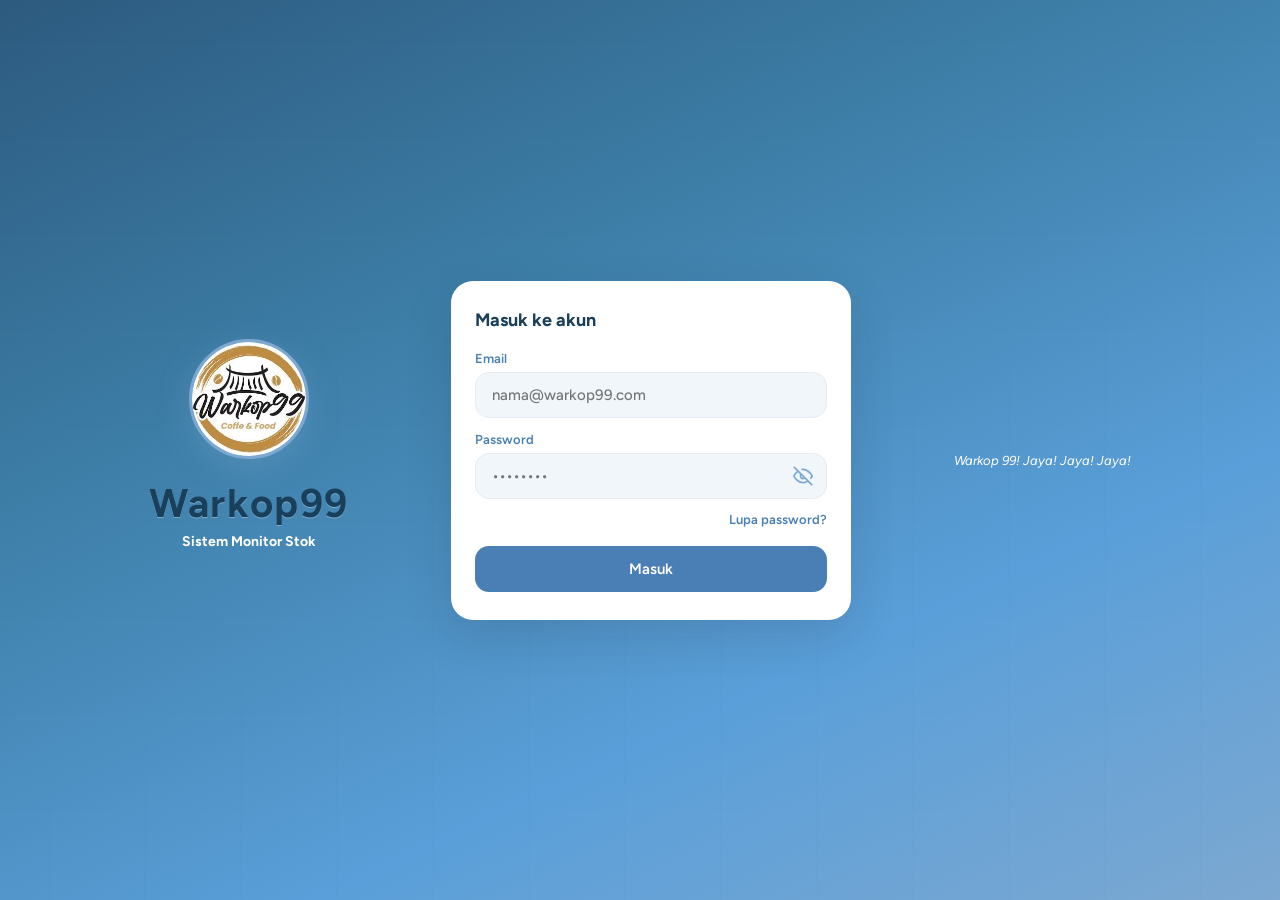
<file: frontend/index.html>
<!DOCTYPE html>
<html lang="id">
<head>
    <meta charset="UTF-8">
    <meta name="viewport" content="width=device-width, initial-scale=1.0, viewport-fit=cover">
    <title>Warkop 99 — Masuk</title>
    <link rel="icon" href="website_images/favico.ico" type="image/x-icon">
    <link rel="apple-touch-icon" href="website_images/favico.ico">
    <link rel="preconnect" href="https://fonts.googleapis.com">
    <link rel="preconnect" href="https://fonts.gstatic.com" crossorigin>
    <link href="https://fonts.googleapis.com/css2?family=Figtree:wght@400;500;600;700&display=swap" rel="stylesheet">
    <link rel="stylesheet" href="style.css">
    <script src="script.js" defer></script>
</head>
<body>
    <div class="app app--login">
        <div class="pattern-bg" aria-hidden="true"></div>
        <div class="login-brand">
            <img src="website_images/logo99.jpg" alt="Warkop 99" class="login-logo">
            <h1>Warkop99</h1>
            <p style="color: white; font-weight: bold;">Sistem Monitor Stok</p>
        </div>

        <div class="login-card">
            <h2>Masuk ke akun</h2>
            <form id="loginForm">
                <div class="field">
                    <label for="emailInput">Email</label>
                    <input type="email" id="emailInput" class="field__input" placeholder="nama@warkop99.com" required>
                </div>
                <div class="field">
                    <label for="passwordInput">Password</label>
                    <div class="field__wrap">
                        <input type="password" id="passwordInput" class="field__input field__input--icon" placeholder="••••••••" required>
                        <button type="button" class="field__toggle" id="togglePassword" aria-label="Tampilkan password">
                            <svg id="eyeSlashIcon" width="20" height="20" viewBox="0 0 24 24" fill="none" stroke="currentColor" stroke-width="2"><path d="M17.94 17.94A10.07 10.07 0 0 1 12 20c-7 0-11-8-11-8a18.45 18.45 0 0 1 5.06-5.94M9.9 4.24A9.12 9.12 0 0 1 12 4c7 0 11 8 11 8a18.5 18.5 0 0 1-2.16 3.19m-6.72-1.07a3 3 0 1 1-4.24-4.24"/><line x1="1" y1="1" x2="23" y2="23"/></svg>
                            <svg id="eyeOpenIcon" style="display:none" width="20" height="20" viewBox="0 0 24 24" fill="none" stroke="currentColor" stroke-width="2"><path d="M1 12s4-8 11-8 11 8 11 8-4 8-11 8-11-8-11-8z"/><circle cx="12" cy="12" r="3"/></svg>
                        </button>
                    </div>
                </div>
                <div id="loginErrorMsg" class="error-message"></div>
                <div class="form-link-row">
                    <button type="button" class="link-btn" onclick="openForgotModal(event)">Lupa password?</button>
                </div>
                <button type="submit" class="btn btn--primary">Masuk</button>
            </form>
        </div>

        <p class="login-quote">Warkop 99! Jaya! Jaya! Jaya!</p>

        <div class="modal-overlay" id="forgotModal">
            <div class="modal-sheet">
                <div class="sheet-handle"></div>
                <h3 class="sheet-title">Reset password</h3>
                <p style="font-size:0.875rem;color:var(--ink-muted);margin:-8px 0 16px;">Masukkan email, nama lengkap, dan password baru.</p>
                <div class="sheet-fields">
                    <div class="field">
                        <label for="forgotEmailInput">Email</label>
                        <input type="email" id="forgotEmailInput" class="field__input" placeholder="...@warkop99.com">
                    </div>
                    <div class="field">
                        <label for="forgotNamaInput">Nama lengkap</label>
                        <input type="text" id="forgotNamaInput" class="field__input" placeholder="Nama pegawai">
                    </div>
                    <div class="field">
                        <label for="forgotNewPasswordInput">Password baru</label>
                        <input type="password" id="forgotNewPasswordInput" class="field__input" placeholder="••••••••">
                    </div>
                </div>
                <div id="forgotErrorMsg" class="error-message"></div>
                <div class="modal-actions">
                    <button type="button" class="modal-btn btn-batal" onclick="closeForgotModal()">Batal</button>
                    <button type="button" class="modal-btn btn-simpan" onclick="handleForgotPasswordValidation()">Reset</button>
                </div>
            </div>
        </div>
    </div>
</body>
</html>
</file>
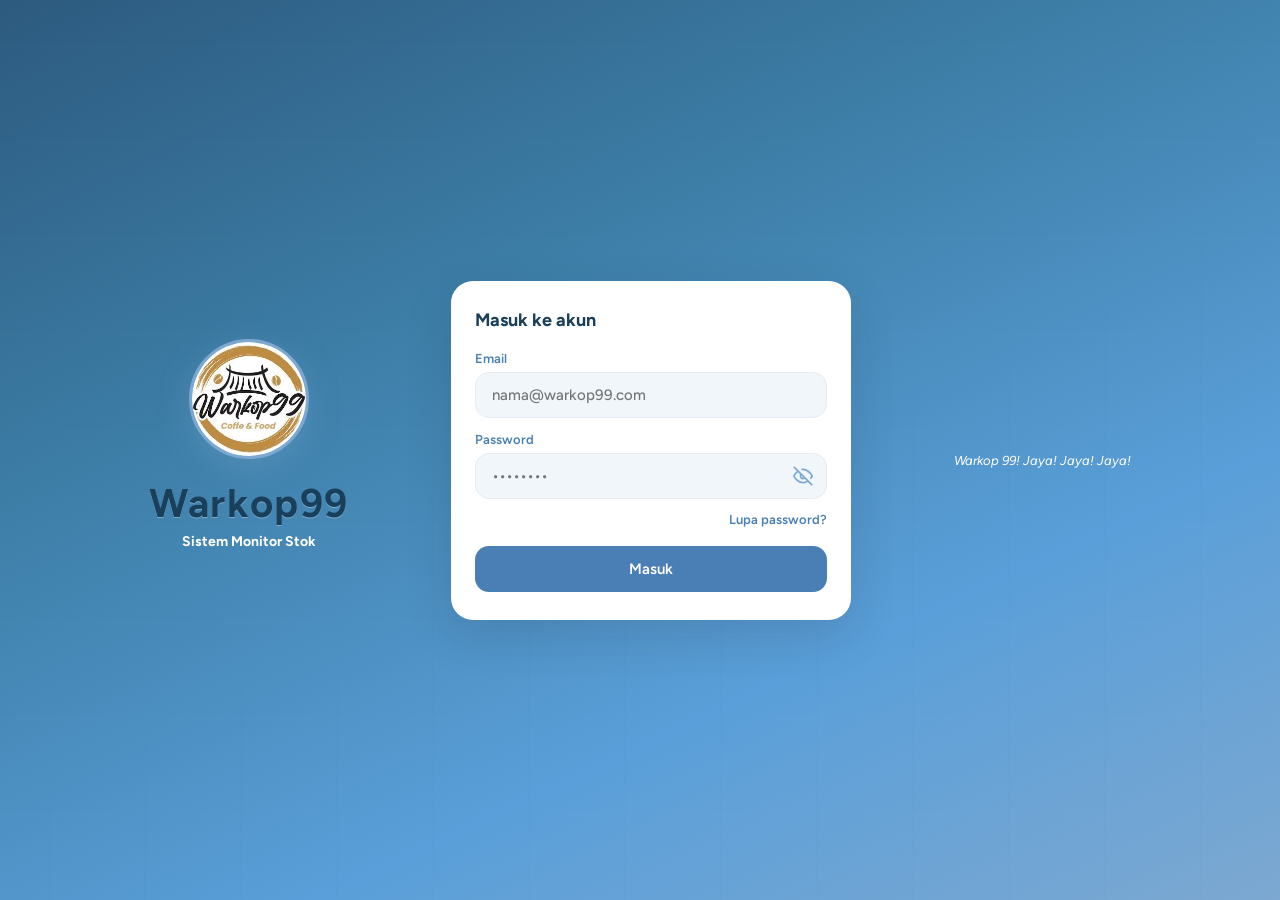
<file: frontend/warkop99_dashboard.html>
<!DOCTYPE html>
<html lang="id">
<head>
    <meta charset="UTF-8">
    <meta name="viewport" content="width=device-width, initial-scale=1.0, viewport-fit=cover">
    <title>Warkop 99 — Stok</title>
    <link rel="icon" href="website_images/favico.ico" type="image/x-icon">
    <link rel="apple-touch-icon" href="website_images/favico.ico">
    <link rel="preconnect" href="https://fonts.googleapis.com">
    <link rel="preconnect" href="https://fonts.gstatic.com" crossorigin>
    <link href="https://fonts.googleapis.com/css2?family=Figtree:wght@400;500;600;700&display=swap" rel="stylesheet">
    <link rel="stylesheet" href="style.css">
    <script src="script.js" defer></script>
</head>
<body>
    <div class="app">
        <div class="pattern-bg pattern-bg--light" aria-hidden="true"></div>
        <header class="app-header">
            <div class="app-header__top">
                <div>
                    <h1>Stok</h1>
                    <p class="app-header__hint" id="menuSubtitle">Ketuk item untuk ubah stok</p>
                </div>
            </div>
            <div class="search">
                <svg width="18" height="18" viewBox="0 0 24 24" fill="none" stroke="currentColor" stroke-width="2"><circle cx="11" cy="11" r="8"/><path d="m21 21-4.3-4.3"/></svg>
                <input type="search" id="searchInput" placeholder="Cari produk…" autocomplete="off">
            </div>
        </header>

        <main class="app-main app-main--stock">
            <div class="product-list" id="productList"></div>
        </main>

        <div class="fab-dock" aria-label="Aksi produk">
            <button type="button" class="fab fab--del" onclick="toggleDeleteMode()" aria-label="Hapus produk">
                <svg width="20" height="20" viewBox="0 0 24 24" fill="none" stroke="currentColor" stroke-width="2"><path d="M3 6h18M8 6V4h8v2m-1 0v14a2 2 0 0 1-2 2H9a2 2 0 0 1-2-2V6h10"/></svg>
            </button>
            <button type="button" class="fab fab--add" onclick="openAddModal()" aria-label="Tambah produk">
                <svg width="22" height="22" viewBox="0 0 24 24" fill="none" stroke="currentColor" stroke-width="2.5"><path d="M12 5v14M5 12h14"/></svg>
            </button>
        </div>

        <nav class="tab-bar">
            <a href="warkop99_notifications.html" class="tab-bar__item">
                <svg viewBox="0 0 24 24" fill="none" stroke="currentColor" stroke-width="2"><path d="M18 8A6 6 0 0 0 6 8c0 7-3 9-3 9h18s-3-2-3-9"/><path d="M13.73 21a2 2 0 0 1-3.46 0"/></svg>
                Notifikasi
            </a>
            <span class="tab-bar__item is-active">
                <svg viewBox="0 0 24 24" fill="none" stroke="currentColor" stroke-width="2"><path d="M21 16V8a2 2 0 0 0-1-1.73l-7-4a2 2 0 0 0-2 0l-7 4A2 2 0 0 0 3 8v8a2 2 0 0 0 1 1.73l7 4a2 2 0 0 0 2 0l7-4A2 2 0 0 0 21 16z"/><path d="M3.27 6.96 12 12.01 20.73 6.96M12 22.08V12"/></svg>
                Stok
            </span>
            <a href="warkop99_profile.html" class="tab-bar__item">
                <svg viewBox="0 0 24 24" fill="none" stroke="currentColor" stroke-width="2"><path d="M20 21v-2a4 4 0 0 0-4-4H8a4 4 0 0 0-4 4v2"/><circle cx="12" cy="7" r="4"/></svg>
                Akun
            </a>
        </nav>

        <div class="modal-overlay" id="editModal">
            <div class="modal-sheet">
                <div class="sheet-handle"></div>
                <div class="sheet-product">
                    <label for="editImageUpload" class="sheet-thumb sheet-thumb--sm" id="editModalImg" style="background-image:url('website_images/logo99.jpg')"></label>
                    <input type="file" id="editImageUpload" accept="image/*" hidden>
                    <div>
                        <p class="sheet-product__label">Produk</p>
                        <strong id="editModalName">—</strong>
                    </div>
                </div>
                <div class="sheet-row">
                    <span>Stok</span>
                    <div class="qty-controls">
                        <button type="button" class="qty-btn">−</button>
                        <span id="editModalStock">0</span>
                        <button type="button" class="qty-btn">+</button>
                    </div>
                </div>
                <div class="modal-actions">
                    <button type="button" class="modal-btn btn-batal" onclick="closeModals()">Batal</button>
                    <button type="button" class="modal-btn btn-simpan" onclick="saveStockToDatabase()">Simpan</button>
                </div>
            </div>
        </div>

        <div class="modal-overlay" id="addModal">
            <div class="modal-sheet">
                <div class="sheet-handle"></div>
                <h3 class="sheet-title">Produk baru</h3>
                <label for="imageUpload" class="sheet-upload" id="addImgPreview">
                    <span id="addImgPlus" class="sheet-upload__label">+ Tambah foto</span>
                </label>
                <input type="file" id="imageUpload" accept="image/*" hidden>
                <div class="field">
                    <label for="addProductName">Nama produk</label>
                    <input type="text" id="addProductName" class="field__input" placeholder="Contoh: Kopi Susu">
                </div>
                <div class="sheet-row">
                    <span>Stok awal</span>
                    <div class="qty-controls">
                        <button type="button" class="qty-btn">−</button>
                        <span id="addProductStock">3</span>
                        <button type="button" class="qty-btn">+</button>
                    </div>
                </div>
                <div class="modal-actions">
                    <button type="button" class="modal-btn btn-batal" onclick="closeModals()">Batal</button>
                    <button type="button" class="modal-btn btn-simpan" onclick="addProductToDatabase()">Tambah</button>
                </div>
            </div>
        </div>

        <div class="modal-overlay" id="deleteModal">
            <div class="modal-sheet">
                <div class="sheet-handle"></div>
                <div class="sheet-product">
                    <div class="sheet-thumb sheet-thumb--sm" id="deleteModalImg" style="background-image:url('website_images/logo99.jpg')"></div>
                    <strong id="deleteModalName">Produk</strong>
                </div>
                <p class="delete-text">Hapus produk ini?</p>
                <div class="modal-actions">
                    <button type="button" class="modal-btn btn-batal" onclick="closeModals()">Batal</button>
                    <button type="button" class="modal-btn btn--danger modal-btn" onclick="deleteProductFromDatabase()">Hapus</button>
                </div>
            </div>
        </div>
    </div>
</body>
</html>
</file>
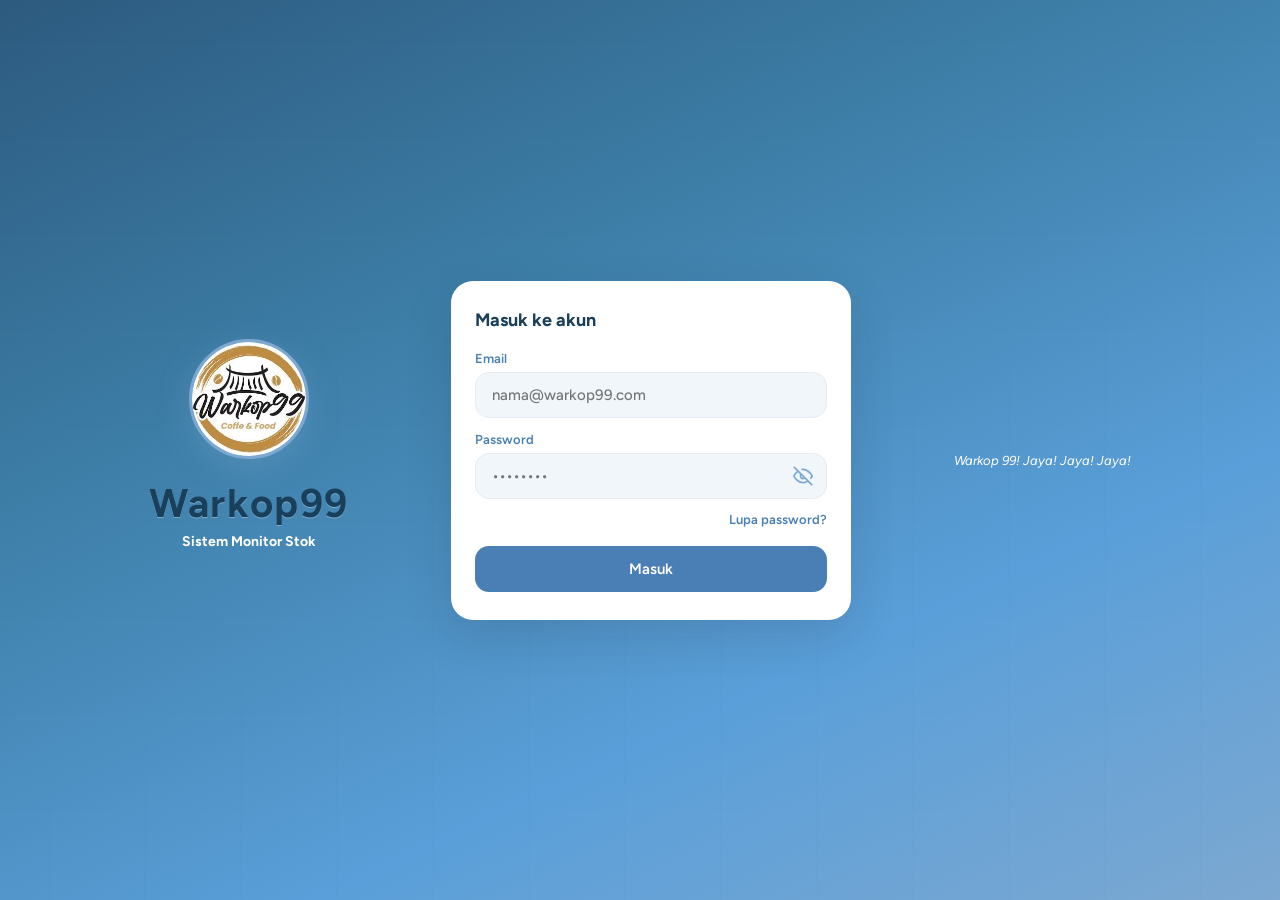
<file: frontend/warkop99_notifications.html>
<!DOCTYPE html>
<html lang="id">
<head>
    <meta charset="UTF-8">
    <meta name="viewport" content="width=device-width, initial-scale=1.0, viewport-fit=cover">
    <title>Warkop 99 — Notifikasi</title>
    <link rel="icon" href="website_images/favico.ico" type="image/x-icon">
    <link rel="apple-touch-icon" href="website_images/favico.ico">
    <link rel="preconnect" href="https://fonts.googleapis.com">
    <link rel="preconnect" href="https://fonts.gstatic.com" crossorigin>
    <link href="https://fonts.googleapis.com/css2?family=Figtree:wght@400;500;600;700&display=swap" rel="stylesheet">
    <link rel="stylesheet" href="style.css">
    <script src="script.js" defer></script>
</head>
<body>
    <div class="app">
        <div class="pattern-bg pattern-bg--light" aria-hidden="true"></div>
        <header class="app-header">
            <div class="app-header__top">
                <div>
                    <h1>Notifikasi</h1>
                    <p class="app-header__hint">Stok Rendah & Produk Baru</p>
                </div>
            </div>
            <div class="search">
                <svg width="18" height="18" viewBox="0 0 24 24" fill="none" stroke="currentColor" stroke-width="2"><circle cx="11" cy="11" r="8"/><path d="m21 21-4.3-4.3"/></svg>
                <input type="search" id="notifSearchInput" placeholder="Cari…" autocomplete="off">
            </div>
        </header>

        <main class="app-main">
            <div class="tabs-wrapper segment">
                <button type="button" class="tab-btn" onclick="switchNotifTab('stok_rendah', this)">Stok Rendah</button>
                <button type="button" class="tab-btn" onclick="switchNotifTab('produk_baru', this)">Produk Baru</button>
            </div>
            <div id="notificationList"></div>
        </main>

        <nav class="tab-bar">
            <span class="tab-bar__item is-active">
                <svg viewBox="0 0 24 24" fill="none" stroke="currentColor" stroke-width="2"><path d="M18 8A6 6 0 0 0 6 8c0 7-3 9-3 9h18s-3-2-3-9"/><path d="M13.73 21a2 2 0 0 1-3.46 0"/></svg>
                Notifikasi
            </span>
            <a href="warkop99_dashboard.html" class="tab-bar__item">
                <svg viewBox="0 0 24 24" fill="none" stroke="currentColor" stroke-width="2"><path d="M21 16V8a2 2 0 0 0-1-1.73l-7-4a2 2 0 0 0-2 0l-7 4A2 2 0 0 0 3 8v8a2 2 0 0 0 1 1.73l7 4a2 2 0 0 0 2 0l7-4A2 2 0 0 0 21 16z"/><path d="M3.27 6.96 12 12.01 20.73 6.96M12 22.08V12"/></svg>
                Stok
            </a>
            <a href="warkop99_profile.html" class="tab-bar__item">
                <svg viewBox="0 0 24 24" fill="none" stroke="currentColor" stroke-width="2"><path d="M20 21v-2a4 4 0 0 0-4-4H8a4 4 0 0 0-4 4v2"/><circle cx="12" cy="7" r="4"/></svg>
                Akun
            </a>
        </nav>
    </div>
</body>
</html>
</file>
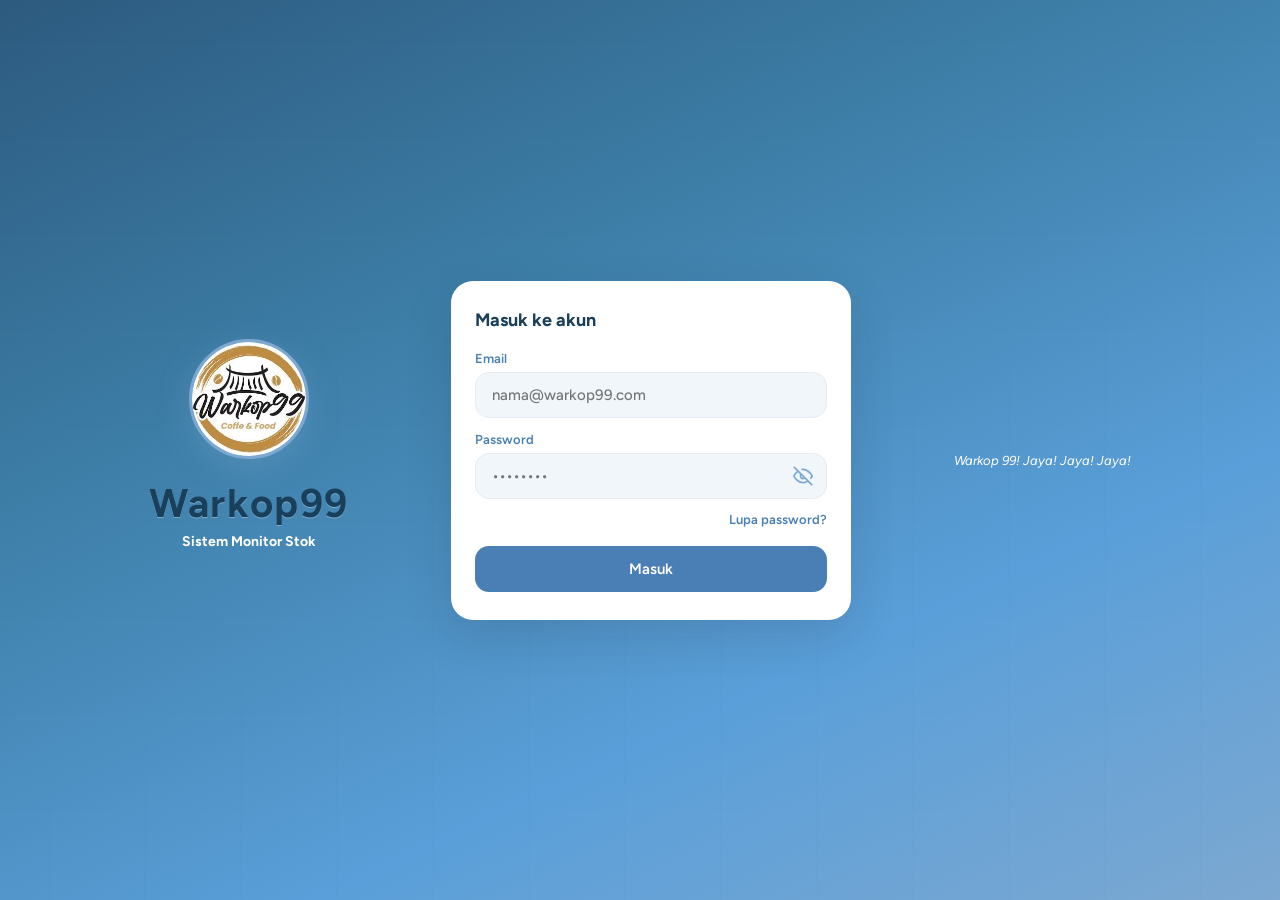
<file: frontend/warkop99_profile.html>
<!DOCTYPE html>
<html lang="id">
<head>
    <meta charset="UTF-8">
    <meta name="viewport" content="width=device-width, initial-scale=1.0, viewport-fit=cover">
    <title>Warkop 99 — Akun</title>
    <link rel="icon" href="website_images/favico.ico" type="image/x-icon">
    <link rel="apple-touch-icon" href="website_images/favico.ico">
    <link rel="preconnect" href="https://fonts.googleapis.com">
    <link rel="preconnect" href="https://fonts.gstatic.com" crossorigin>
    <link href="https://fonts.googleapis.com/css2?family=Figtree:wght@400;500;600;700&display=swap" rel="stylesheet">
    <link rel="stylesheet" href="style.css">
    <script src="script.js" defer></script>
</head>
<body>
    <div class="app">
        <div class="pattern-bg pattern-bg--light" aria-hidden="true"></div>
        <header class="app-header">
            <div class="app-header__top">
                <div>
                    <h1 id="pageTitle">Akun</h1>
                    <p class="app-header__hint" id="pageHint">Profil & pengaturan</p>
                </div>
            </div>
        </header>

        <main class="app-main" id="view-profile">
            <div class="profile-card">
                <label for="profileImageInput" class="profile-card__avatar-wrap">
                    <img id="profileUserImg" src="website_images/logo99.jpg" alt="" class="profile-card__avatar">
                    <span class="profile-card__edit">✎</span>
                </label>
                <input type="file" id="profileImageInput" accept="image/*" hidden>
                <div>
                    <h2 id="loggedPegawaiName">Memuat…</h2>
                    <p id="loggedPegawaiRole">Pegawai</p>
                </div>
            </div>

            <p class="settings-label">Pengaturan</p>
            <div class="settings-list">
                <div class="settings-item" onclick="openPasswordModal()">
                    <img src="website_images/keamanan.png" alt="">
                    <div>
                        <h3>Keamanan</h3>
                        <p>Ubah password</p>
                    </div>
                </div>
                <div class="settings-item" onclick="showHistory()">
                    <img src="website_images/riwayat.png" alt="">
                    <div>
                        <h3>Riwayat</h3>
                        <p>Aktivitas stok & produk</p>
                    </div>
                </div>
                
            </div>
            <div class="settings-item settings-item--logout" onclick="logoutAccount()">
                <h3>Keluar</h3>
            </div>
        </main>

        <main class="app-main view-hidden" id="view-history">
            <button type="button" class="btn-text" onclick="showProfile()">← Kembali</button>
            <div class="tabs-wrapper">
                <button type="button" class="tab-btn active-blue" onclick="filterHistory('ALL', this)">Semua</button>
                <button type="button" class="tab-btn" onclick="filterHistory('MASUK', this)">Masuk</button>
                <button type="button" class="tab-btn" onclick="filterHistory('KELUAR', this)">Keluar</button>
                <button type="button" class="tab-btn" onclick="filterHistory('PRODUK BARU', this)">Baru</button>
                <button type="button" class="tab-btn" onclick="filterHistory('UPDATE', this)">Update</button>
                <button type="button" class="tab-btn" onclick="filterHistory('DELETE', this)">Hapus</button>
            </div>
            <div id="history-list"></div>
        </main>

        <nav class="tab-bar">
            <a href="warkop99_notifications.html" class="tab-bar__item">
                <svg viewBox="0 0 24 24" fill="none" stroke="currentColor" stroke-width="2"><path d="M18 8A6 6 0 0 0 6 8c0 7-3 9-3 9h18s-3-2-3-9"/><path d="M13.73 21a2 2 0 0 1-3.46 0"/></svg>
                Notifikasi
            </a>
            <a href="warkop99_dashboard.html" class="tab-bar__item">
                <svg viewBox="0 0 24 24" fill="none" stroke="currentColor" stroke-width="2"><path d="M21 16V8a2 2 0 0 0-1-1.73l-7-4a2 2 0 0 0-2 0l-7 4A2 2 0 0 0 3 8v8a2 2 0 0 0 1 1.73l7 4a2 2 0 0 0 2 0l7-4A2 2 0 0 0 21 16z"/><path d="M3.27 6.96 12 12.01 20.73 6.96M12 22.08V12"/></svg>
                Stok
            </a>
            <span class="tab-bar__item is-active">
                <svg viewBox="0 0 24 24" fill="none" stroke="currentColor" stroke-width="2"><path d="M20 21v-2a4 4 0 0 0-4-4H8a4 4 0 0 0-4 4v2"/><circle cx="12" cy="7" r="4"/></svg>
                Akun
            </span>
        </nav>

        <div class="modal-overlay" id="passwordModal">
            <div class="modal-sheet">
                <div class="sheet-handle"></div>
                <h3 class="sheet-title">Ubah password</h3>
                <div class="sheet-fields">
                    <div class="field">
                        <label for="oldPassword">Password lama</label>
                        <input type="password" id="oldPassword" class="field__input" placeholder="••••••••">
                    </div>
                    <div class="field">
                        <label for="newPassword">Password baru</label>
                        <input type="password" id="newPassword" class="field__input" placeholder="••••••••">
                    </div>
                    <div class="field">
                        <label for="verifyPassword">Verifikasi password baru</label>
                        <input type="password" id="verifyPassword" class="field__input" placeholder="••••••••">
                    </div>
                </div>
                <div id="profileErrorMsg" class="error-message"></div>
                <div class="modal-actions">
                    <button type="button" class="modal-btn btn-batal" onclick="closePasswordModal()">Batal</button>
                    <button type="button" class="modal-btn btn-simpan" onclick="saveNewPassword()">Simpan</button>
                </div>
            </div>
        </div>
    </div>
</body>
</html>
</file>
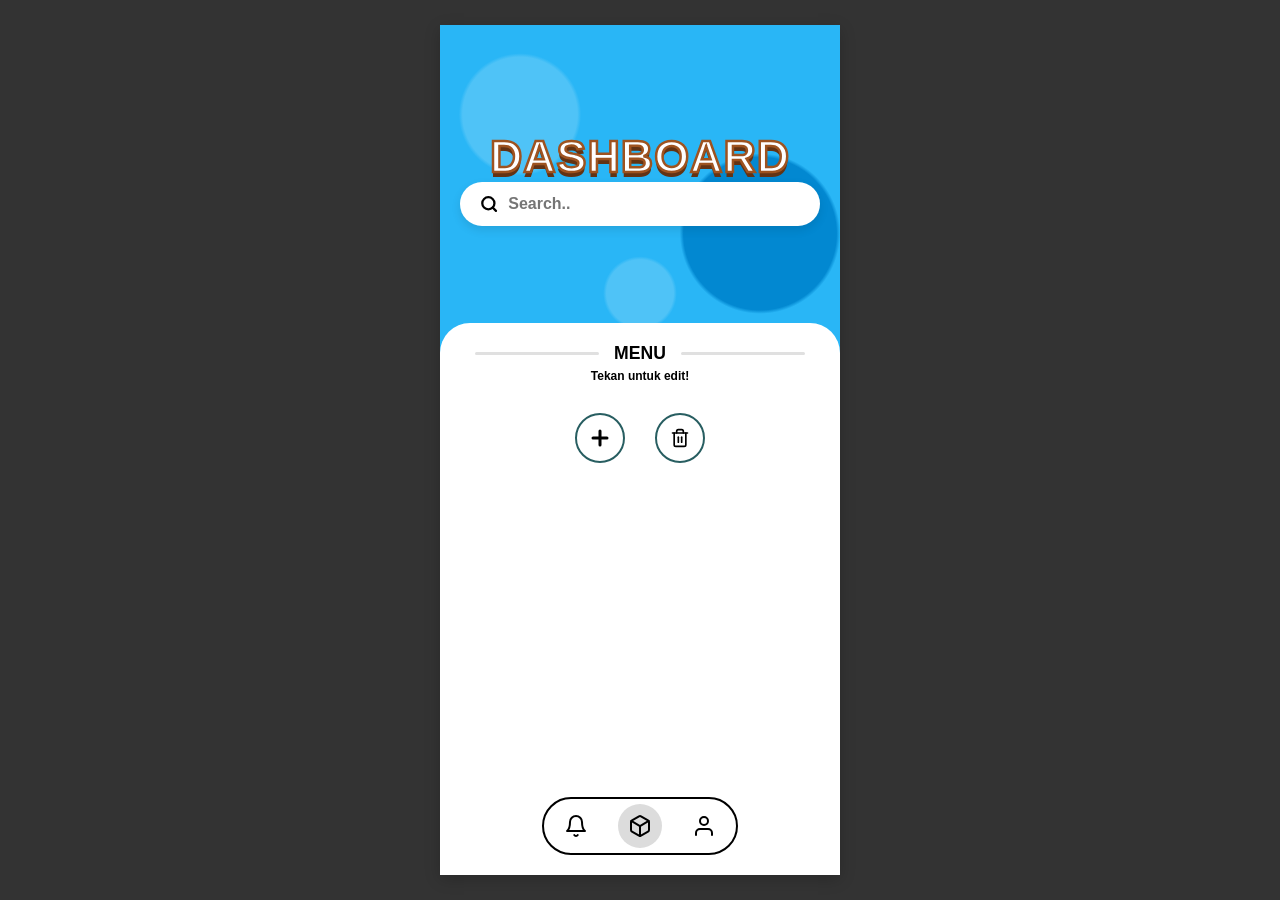
<file: website/warkop99_dashboard.html>
<!DOCTYPE html>
<html lang="en">
<head>
    <meta charset="UTF-8">
    <meta name="viewport" content="width=device-width, initial-scale=1.0">
    <link rel="stylesheet" href="style.css">
    <script src="script.js" defer></script>
    <title>Dashboard - SistemMonitorW99</title>
</head>
<body>

    <div class="mobile-container">

        <div class="dash-top-section">
            <h1 class="brand-text">Dashboard</h1>
            <div class="search-bar">
                <svg xmlns="http://www.w3.org/2000/svg" width="20" height="20" viewBox="0 0 24 24" fill="none" stroke="currentColor" stroke-width="3" stroke-linecap="round" stroke-linejoin="round"><circle cx="11" cy="11" r="8"></circle><line x1="21" y1="21" x2="16.65" y2="16.65"></line></svg>
                <input type="text" id="searchInput" placeholder="Search..">
            </div>
        </div>

        <div class="dash-bottom-section">
            <div class="menu-header">
                <div class="menu-divider">MENU</div>
                <div class="menu-subtitle" id="menuSubtitle">Tekan untuk edit!</div>
            </div>

            <div class="product-list" id="productList">
            </div>

            <div class="action-buttons">
                <div class="action-btn" onclick="openAddModal()">
                    <svg xmlns="http://www.w3.org/2000/svg" width="24" height="24" viewBox="0 0 24 24" fill="none" stroke="currentColor" stroke-width="3" stroke-linecap="round" stroke-linejoin="round"><line x1="12" y1="5" x2="12" y2="19"></line><line x1="5" y1="12" x2="19" y2="12"></line></svg>
                </div>
                <div class="action-btn" onclick="toggleDeleteMode()">
                    <svg xmlns="http://www.w3.org/2000/svg" width="20" height="20" viewBox="0 0 24 24" fill="none" stroke="currentColor" stroke-width="2" stroke-linecap="round" stroke-linejoin="round"><polyline points="3 6 5 6 21 6"></polyline><path d="M19 6v14a2 2 0 0 1-2 2H7a2 2 0 0 1-2-2V6m3 0V4a2 2 0 0 1 2-2h4a2 2 0 0 1 2 2v2"></path><line x1="10" y1="11" x2="10" y2="17"></line><line x1="14" y1="11" x2="14" y2="17"></line></svg>
                </div>
            </div>
        </div>

        <div class="bottom-nav">
            <svg class="nav-icon" onclick="window.location.href='warkop99_notifications.html'" style="cursor: pointer;" xmlns="http://www.w3.org/2000/svg" width="24" height="24" viewBox="0 0 24 24" fill="none" stroke="currentColor" stroke-width="2" stroke-linecap="round" stroke-linejoin="round"><path d="M18 8A6 6 0 0 0 6 8c0 7-3 9-3 9h18s-3-2-3-9"></path><path d="M13.73 21a2 2 0 0 1-3.46 0"></path></svg>

            <div class="nav-icon active" style="cursor: pointer;">
                <svg xmlns="http://www.w3.org/2000/svg" width="24" height="24" viewBox="0 0 24 24" fill="none" stroke="currentColor" stroke-width="2" stroke-linecap="round" stroke-linejoin="round"><path d="M21 16V8a2 2 0 0 0-1-1.73l-7-4a2 2 0 0 0-2 0l-7 4A2 2 0 0 0 3 8v8a2 2 0 0 0 1 1.73l7 4a2 2 0 0 0 2 0l7-4A2 2 0 0 0 21 16z"></path><polyline points="3.27 6.96 12 12.01 20.73 6.96"></polyline><line x1="12" y1="22.08" x2="12" y2="12"></line></svg>
            </div>

            <svg class="nav-icon" onclick="window.location.href='warkop99_profile.html'" style="cursor: pointer;" xmlns="http://www.w3.org/2000/svg" width="24" height="24" viewBox="0 0 24 24" fill="none" stroke="currentColor" stroke-width="2" stroke-linecap="round" stroke-linejoin="round"><path d="M20 21v-2a4 4 0 0 0-4-4H8a4 4 0 0 0-4 4v2"></path><circle cx="12" cy="7" r="4"></circle></svg>
        </div>

        <div class="modal-overlay" id="editModal">
            <div class="modal-content">
                <div class="modal-header">
                    <label for="editImageUpload" class="img-placeholder" id="editModalImg" style="cursor: pointer; overflow: hidden; position: relative; background: url('website_images/logo99.jpg') center/cover;">
                    </label>
                    <input type="file" id="editImageUpload" accept="image/*" style="display: none;">

                    <span id="editModalName">Product Name</span>
                </div>

                <div class="modal-box">
                    <span>STOK</span>
                    <div class="qty-controls">
                        <button class="qty-btn">-</button>
                        <span id="editModalStock">0</span>
                        <button class="qty-btn">+</button>
                    </div>
                </div>
                <div class="modal-actions">
                    <button class="modal-btn btn-batal" onclick="closeModals()">BATAL</button>
                    <button class="modal-btn btn-simpan" onclick="saveStockToDatabase()">SIMPAN</button>
                </div>
            </div>
        </div>

        <div class="modal-overlay" id="addModal">
            <div class="modal-content">
                <div class="modal-header">
                    <label for="imageUpload" class="img-placeholder" id="addImgPreview" style="cursor: pointer; overflow: hidden; position: relative;">
                        <span id="addImgPlus">+</span>
                        <img id="previewImage" style="display: none; width: 100%; height: 100%; object-fit: cover; position: absolute; top: 0; left: 0;">
                    </label>
                    <input type="file" id="imageUpload" accept="image/*" style="display: none;">

                    <span>Tambah Produk</span>
                </div>
                <p style="font-size: 0.8rem; font-weight: 700; margin-bottom: -10px;">Nama Produk</p>
                <div class="modal-box">
                    <input type="text" id="addProductName" placeholder="produk123">
                </div>
                <div class="modal-box">
                    <span>STOK</span>
                    <div class="qty-controls">
                        <button class="qty-btn">-</button>
                        <span id="addProductStock">3</span>
                        <button class="qty-btn">+</button>
                    </div>
                </div>
                <div class="modal-actions">
                    <button class="modal-btn btn-batal" onclick="closeModals()">BATAL</button>
                    <button class="modal-btn btn-simpan" onclick="addProductToDatabase()">SIMPAN</button>
                </div>
            </div>
        </div>

        <div class="modal-overlay" id="deleteModal">
            <div class="modal-content">
                <div class="modal-header">
                    <div class="img-placeholder" id="deleteModalImg" style="background: url('website_images/logo99.jpg') center/cover;"></div>
                    <span id="deleteModalName">Product Name</span>
                </div>
                <div class="modal-box" style="justify-content: center;">
                    <span class="delete-text">HAPUS PRODUK?</span>
                </div>
                <div class="modal-actions">
                    <button class="modal-btn btn-batal" onclick="closeModals()">BATAL</button>
                    <button class="modal-btn btn-simpan" onclick="deleteProductFromDatabase()">SIMPAN</button>
                </div>
            </div>
        </div>

    </div>
</body>
</html>
</file>
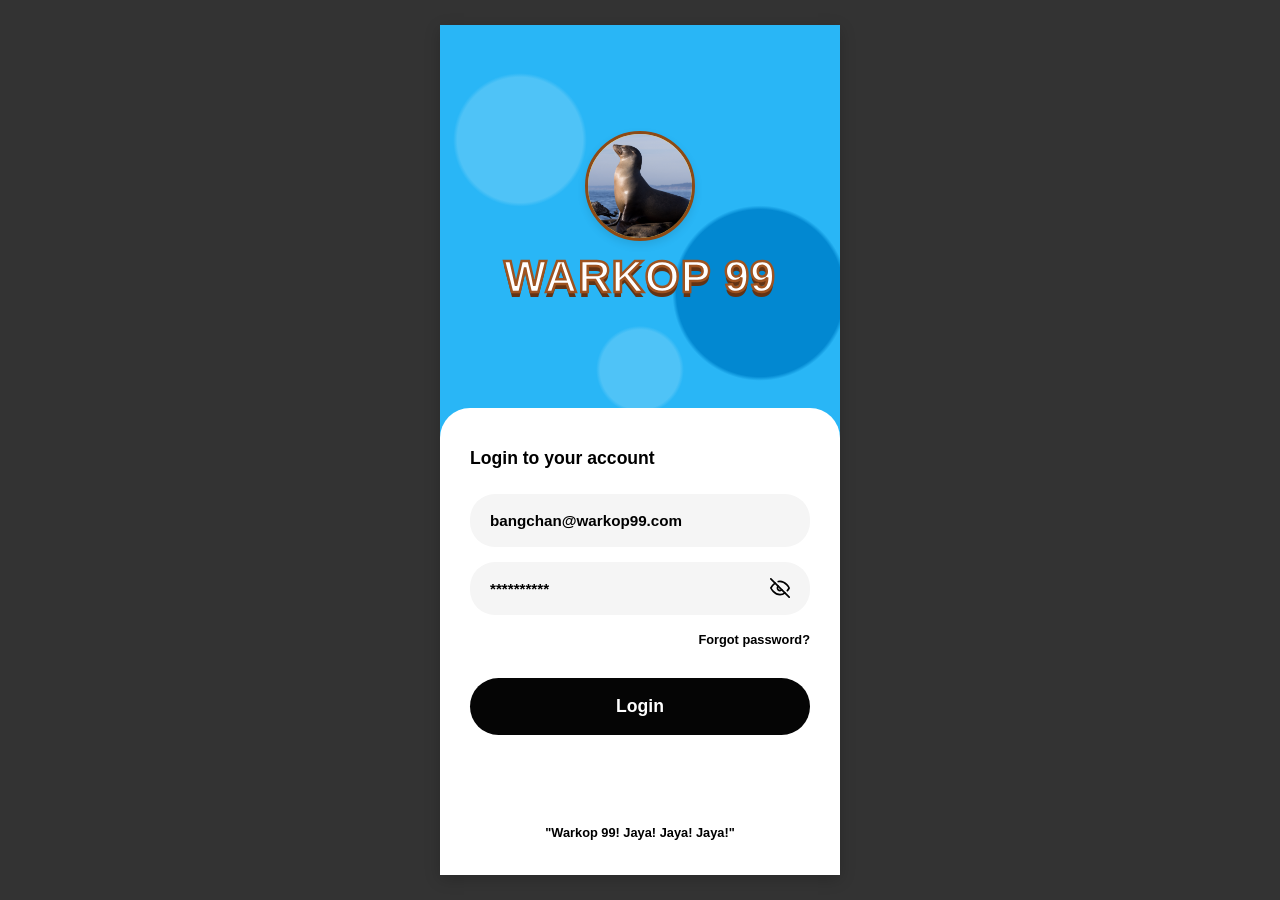
<file: website/warkop99_login.html>
<!DOCTYPE html>
<html lang="en">
<head>
    <meta charset="UTF-8">
    <meta name="viewport" content="width=device-width, initial-scale=1.0">
    <link rel="stylesheet" href="style.css">
    <script src="script.js" defer></script>
    <title>Login - SistemMonitorW99</title>
</head>
<body>

    <div class="mobile-container">
        <div class="top-section">
            <div class="logo-circle">
                <img src="website_images/logo99.jpg" alt="Warkop 99 Logo" class="logo-image">
            </div>
            <h1 class="brand-text">WARKOP 99</h1>
        </div>

        <div class="bottom-section">
            <h2>Login to your account</h2>
            
            <form action="#" method="POST">
                <div class="input-group">
                    <input type="email" placeholder="bangchan@warkop99.com">
                </div>
                
                <div class="input-group">
                    <input type="password" id="passwordInput" placeholder="**********">
                    <span class="eye-icon" id="togglePassword">
                        <svg id="eyeSlashIcon" xmlns="http://www.w3.org/2000/svg" width="20" height="20" viewBox="0 0 24 24" fill="none" stroke="currentColor" stroke-width="2" stroke-linecap="round" stroke-linejoin="round">
                            <path d="M17.94 17.94A10.07 10.07 0 0 1 12 20c-7 0-11-8-11-8a18.45 18.45 0 0 1 5.06-5.94M9.9 4.24A9.12 9.12 0 0 1 12 4c7 0 11 8 11 8a18.5 18.5 0 0 1-2.16 3.19m-6.72-1.07a3 3 0 1 1-4.24-4.24"></path>
                            <line x1="1" y1="1" x2="23" y2="23"></line>
                        </svg>
                        <svg id="eyeOpenIcon" style="display: none;" xmlns="http://www.w3.org/2000/svg" width="20" height="20" viewBox="0 0 24 24" fill="none" stroke="currentColor" stroke-width="2" stroke-linecap="round" stroke-linejoin="round">
                            <path d="M1 12s4-8 11-8 11 8 11 8-4 8-11 8-11-8-11-8z"></path>
                            <circle cx="12" cy="12" r="3"></circle>
                        </svg>
                    </span>
                </div>

                <div class="forgot-password">
                    <a href="#">Forgot password?</a>
                </div>

                <button type="submit" class="login-btn">Login</button>
            </form>

            <div class="footer-quote">
                "Warkop 99! Jaya! Jaya! Jaya!"
            </div>
        </div>
    </div>
</body>
</html>
</file>
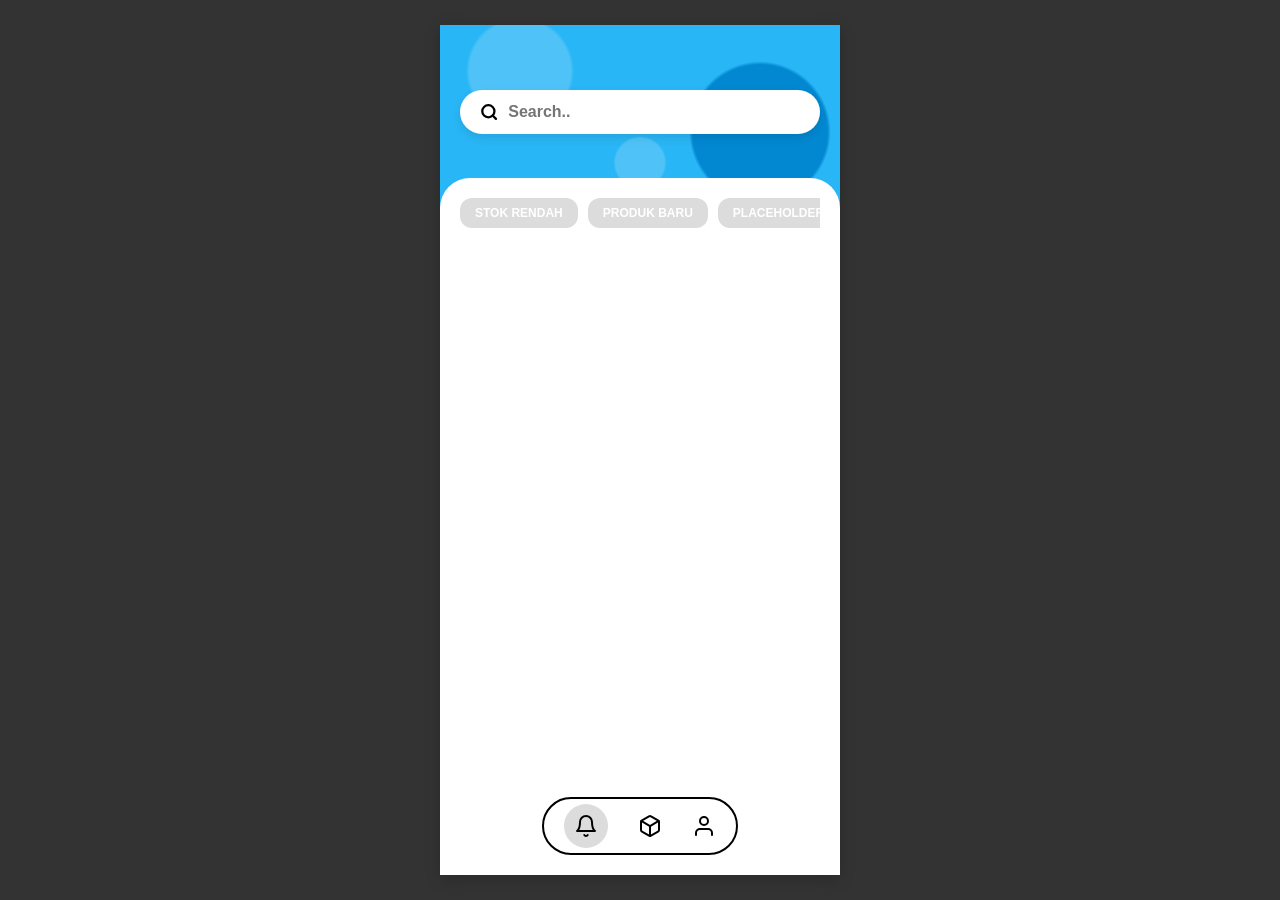
<file: website/warkop99_notifications.html>
<!DOCTYPE html>
<html lang="en">
<head>
    <meta charset="UTF-8">
    <meta name="viewport" content="width=device-width, initial-scale=1.0">
    <link rel="stylesheet" href="style.css">
    <script src="script.js" defer></script>
    <title>Notifikasi - SistemMonitorW99</title>
</head>
<body>

    <div class="mobile-container">
        
        <div class="dash-top-section notif-top-section">
            <div class="search-bar">
                <svg xmlns="http://www.w3.org/2000/svg" width="20" height="20" viewBox="0 0 24 24" fill="none" stroke="currentColor" stroke-width="3" stroke-linecap="round" stroke-linejoin="round"><circle cx="11" cy="11" r="8"></circle><line x1="21" y1="21" x2="16.65" y2="16.65"></line></svg>
                <input type="text" id="notifSearchInput" placeholder="Search..">
            </div>
        </div>

        <div class="dash-bottom-section notif-bottom-section">
            
            <div class="tabs-wrapper">
                <button class="tab-btn" onclick="switchNotifTab('stok_rendah', this)">STOK RENDAH</button>
                <button class="tab-btn" onclick="switchNotifTab('produk_baru', this)">PRODUK BARU</button>
                <button class="tab-btn" onclick="switchNotifTab('all', this)">PLACEHOLDER</button>
            </div>

            <div class="product-list" id="notificationList">
                </div>

        </div>

        <div class="bottom-nav">
            <div class="nav-icon active" onclick="window.location.href='warkop99_notifications.html'">
                <svg xmlns="http://www.w3.org/2000/svg" width="24" height="24" viewBox="0 0 24 24" fill="none" stroke="currentColor" stroke-width="2" stroke-linecap="round" stroke-linejoin="round"><path d="M18 8A6 6 0 0 0 6 8c0 7-3 9-3 9h18s-3-2-3-9"></path><path d="M13.73 21a2 2 0 0 1-3.46 0"></path></svg>
            </div>
            <svg class="nav-icon" onclick="window.location.href='warkop99_dashboard.html'" xmlns="http://www.w3.org/2000/svg" width="24" height="24" viewBox="0 0 24 24" fill="none" stroke="currentColor" stroke-width="2" stroke-linecap="round" stroke-linejoin="round"><path d="M21 16V8a2 2 0 0 0-1-1.73l-7-4a2 2 0 0 0-2 0l-7 4A2 2 0 0 0 3 8v8a2 2 0 0 0 1 1.73l7 4a2 2 0 0 0 2 0l7-4A2 2 0 0 0 21 16z"></path><polyline points="3.27 6.96 12 12.01 20.73 6.96"></polyline><line x1="12" y1="22.08" x2="12" y2="12"></line></svg>
            
             <svg class="nav-icon" onclick="window.location.href='warkop99_profile.html'" style="cursor: pointer;" xmlns="http://www.w3.org/2000/svg" width="24" height="24" viewBox="0 0 24 24" fill="none" stroke="currentColor" stroke-width="2" stroke-linecap="round" stroke-linejoin="round"><path d="M20 21v-2a4 4 0 0 0-4-4H8a4 4 0 0 0-4 4v2"></path><circle cx="12" cy="7" r="4"></circle></svg>
        </div>

    </div>
</body>
</html>
</file>
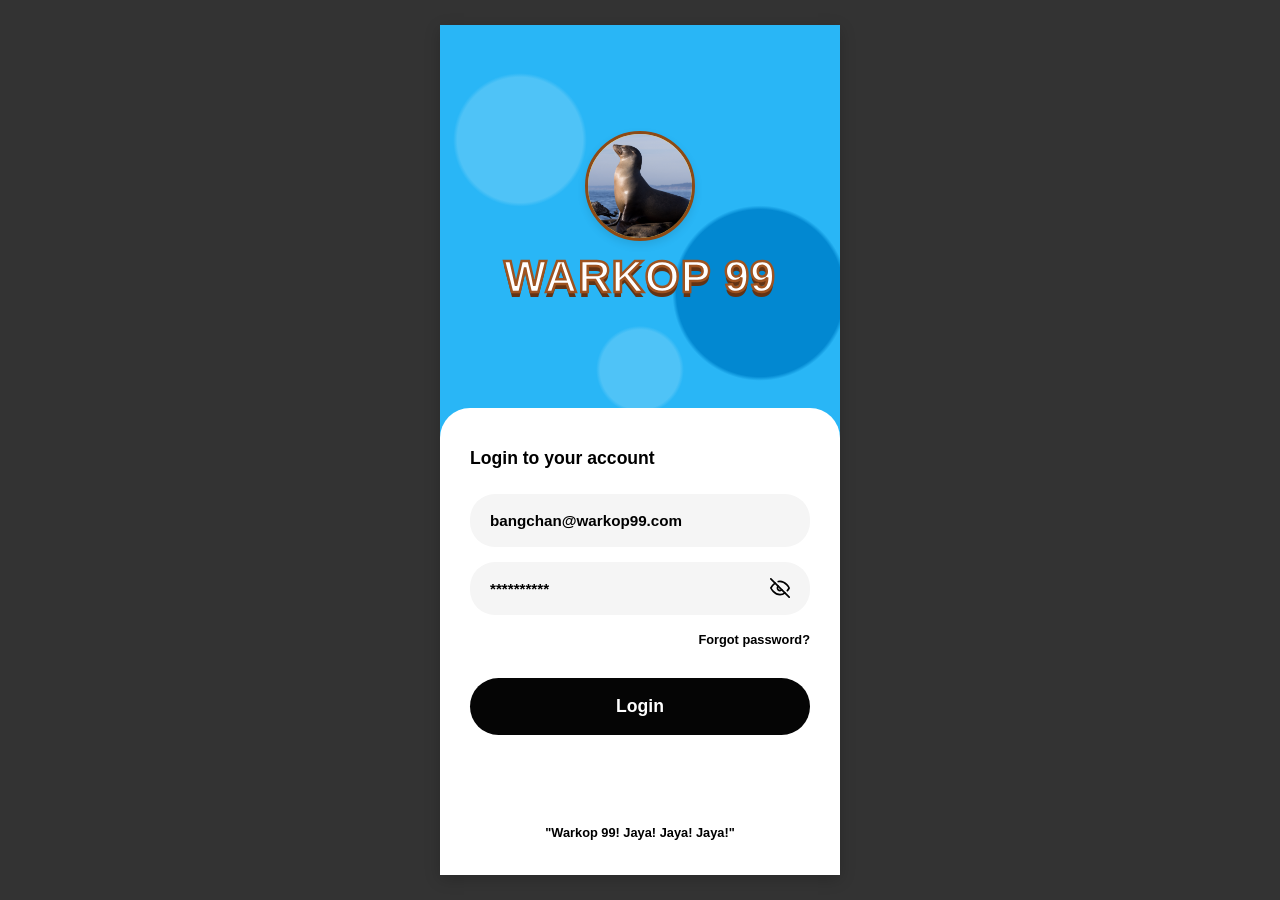
<file: website/warkop99_profile.html>
<!DOCTYPE html>
<html lang="en">
<head>
    <meta charset="UTF-8">
    <meta name="viewport" content="width=device-width, initial-scale=1.0">
    <link rel="stylesheet" href="style.css">
    <script src="script.js" defer></script>
    <title>Profile - SistemMonitorW99</title>
</head>
<body>
    <div class="mobile-container">
        
        <!-- BAGIAN 1: PROFIL -->
        <div id="view-profile" class="dash-bottom-section" style="height: 100%; padding-top: 40px;">
            <div style="background-color: #eeeeee; border-radius: 18px; padding: 15px; display: flex; align-items: center; gap: 15px; margin-bottom: 25px;">
                <label for="profileImageInput" style="cursor: pointer; position: relative; display: inline-block;">
                    <img id="profileUserImg" src="website_images/logo99.jpg" style="width: 70px; height: 70px; border-radius: 12px; object-fit: cover;">
                    <div style="position: absolute; bottom: -5px; right: -5px; background: #33a1ff; color: #fff; border-radius: 50%; width: 24px; height: 24px; display: flex; align-items: center; justify-content: center; font-size: 12px; box-shadow: 0 2px 4px rgba(0,0,0,0.2);">✏️</div>
                </label>
                <input type="file" id="profileImageInput" accept="image/*" style="display: none;">
                <div>
                    <h2 id="loggedPegawaiName" style="margin: 0; font-size: 1.2rem; font-weight: 800;">Memuat...</h2>
                    <p id="loggedPegawaiRole" style="margin: 0; color: #666; font-weight: 600;">Pegawai</p>
                </div>
            </div>

            <div class="menu-divider">MENU</div>

            <div class="product-card" onclick="openPasswordModal()" style="background-color: #eeeeee; padding: 15px; margin-top: 15px;">
                <img src="website_images/keamanan.png" style="width: 45px; height: 45px; margin-right: 15px;">
                <div class="product-info">
                    <h3 style="font-weight: 800; font-size: 1.1rem;">Keamanan Akun</h3>
                    <p style="font-size: 0.8rem; color: #666; font-weight: 600;">Ubah kata sandi</p>
                </div>
            </div>

            <div class="product-card" onclick="showHistory()" style="background-color: #eeeeee; padding: 15px;">
                <img src="website_images/riwayat.png" style="width: 45px; height: 45px; margin-right: 15px;">
                <div class="product-info">
                    <h3 style="font-weight: 800; font-size: 1.1rem;">Riwayat & Aktivitas</h3>
                    <p style="font-size: 0.8rem; color: #666; font-weight: 600;">Perubahan pada stok/produk</p>
                </div>
            </div>
            
            <div class="product-card" onclick="logoutAccount()" style="background-color: #ffcccc; padding: 15px; justify-content: center; margin-top: 20px;">
                <h3 style="font-weight: 900; font-size: 1.1rem; color: #ff3b30;">LOGOUT AKUN</h3>
            </div>
        </div>

        <!-- BAGIAN 2: RIWAYAT -->
        <div id="view-history" class="dash-bottom-section hidden" style="height: 100%; padding-top: 40px; padding-bottom: 100px;">
            <div style="background-color: #eeeeee; border-radius: 18px; padding: 15px; display: flex; align-items: center; gap: 15px; margin-bottom: 20px;">
                <img src="website_images/riwayat.png" width="45">
                <div>
                    <h3 style="margin: 0; font-weight: 800;">Riwayat & Aktivitas</h3>
                    <p style="margin: 0; font-size: 0.8rem; font-weight: 600;">Perubahan pada stok/produk</p>
                </div>
            </div>

            <div class="tabs-wrapper" style="margin-bottom: 20px;">
                <button class="tab-btn active-blue" onclick="filterHistory('ALL', this)">SEMUA</button>
                <button class="tab-btn" onclick="filterHistory('MASUK', this)" style="background: #ddd; color: #000;">MASUK</button>
                <button class="tab-btn" onclick="filterHistory('KELUAR', this)" style="background: #ddd; color: #000;">KELUAR</button>
                <button class="tab-btn" onclick="filterHistory('PRODUK BARU', this)" style="background: #ddd; color: #000;">BARU</button>
                <button class="tab-btn" onclick="filterHistory('UPDATE', this)" style="background: #ddd; color: #000;">UPDATE</button>
                <button class="tab-btn" onclick="filterHistory('DELETE', this)" style="background: #ddd; color: #000;">DELETE</button>
            </div>

            <button class="kembali-btn" onclick="showProfile()" style="margin-bottom: 5px; width: 100%;">KEMBALI KE PROFIL</button>

            <div id="history-list"></div>
        </div>

        <div class="modal-overlay" id="passwordModal">
            <div class="modal-content">
                <div class="modal-header">
                    <img src="website_images/keamanan.png" width="30">
                    <span style="font-weight: 800; margin-left: 10px;">Ubah Password</span>
                </div>
                <div style="margin-top: 15px;">
                    <label style="font-size: 0.8rem; font-weight: 800;">Password Lama</label>
                    <div class="modal-box"><input type="password" id="oldPassword" placeholder="********"></div>
                    
                    <label style="font-size: 0.8rem; font-weight: 800; margin-top: 10px; display: block;">Password Baru</label>
                    <div class="modal-box"><input type="password" id="newPassword" placeholder="********"></div>
                    
                    <label style="font-size: 0.8rem; font-weight: 800; margin-top: 10px; display: block;">Verifikasi Password Baru</label>
                    <div class="modal-box"><input type="password" id="verifyPassword" placeholder="********"></div>
                </div>
                <div class="modal-actions">
                    <button class="modal-btn btn-batal" onclick="closePasswordModal()">BATAL</button>
                    <button class="modal-btn btn-simpan" onclick="saveNewPassword()">SIMPAN</button>
                </div>
            </div>
        </div>

        <!-- Navigasi Bawah -->
        <div class="bottom-nav">
            <svg class="nav-icon" onclick="window.location.href='warkop99_notifications.html'" width="24" height="24" viewBox="0 0 24 24" fill="none" stroke="currentColor" stroke-width="2"><path d="M18 8A6 6 0 0 0 6 8c0 7-3 9-3 9h18s-3-2-3-9"></path><path d="M13.73 21a2 2 0 0 1-3.46 0"></path></svg>
            <svg class="nav-icon" onclick="window.location.href='warkop99_dashboard.html'" width="24" height="24" viewBox="0 0 24 24" fill="none" stroke="currentColor" stroke-width="2"><path d="M21 16V8a2 2 0 0 0-1-1.73l-7-4a2 2 0 0 0-2 0l-7 4A2 2 0 0 0 3 8v8a2 2 0 0 0 1 1.73l7 4a2 2 0 0 0 2 0l7-4A2 2 0 0 0 21 16z"></path><polyline points="3.27 6.96 12 12.01 20.73 6.96"></polyline><line x1="12" y1="22.08" x2="12" y2="12"></line></svg>
            <div class="nav-icon active"><svg width="24" height="24" viewBox="0 0 24 24" fill="none" stroke="currentColor" stroke-width="2"><path d="M20 21v-2a4 4 0 0 0-4-4H8a4 4 0 0 0-4 4v2"></path><circle cx="12" cy="7" r="4"></circle></svg></div>
        </div>
    </div>
</body>
</html>
</file>
<file: frontend/style.css>
/* --- Variables & Base Setup --- */
:root {
    --cream: #f0f6fa;
    --cream-dark: #e5ecf3;
    --surface: #ffffff;
    --ink: #1a3f5a;
    --ink-muted: #4a7fb5;
    --ink-faint: #7ca8d1;
    --sage: #3d7a5f;
    --sage-bg: #e8f3ed;
    --rose: #c44b4b;
    --rose-bg: #ffd4d4;
    --sky: #4a7fb5;
    --sky-bg: #eef4fa;
    --radius: 14px;
    --radius-lg: 22px;
    --radius-full: 999px;
    --font: "Figtree", system-ui, sans-serif;
    --shadow: 0 2px 12px rgba(26, 31, 47, 0.06);
    --shadow-lg: 0 16px 48px rgba(26, 31, 47, 0.14);
    --tab-h: 72px;
    --fab-dock-h: 56px;
    --page-bg: #3b2b1c;
}

*, *::before, *::after {
    margin: 0;
    padding: 0;
    box-sizing: border-box;
}

html { 
    -webkit-font-smoothing: antialiased; 
}

body {
    font-family: var(--font);
    background: var(--page-bg);
    min-height: 100vh;
    display: flex;
    align-items: center;
    justify-content: center;
    padding: 16px;
    color: var(--ink);
}

input, textarea, button { 
    font-family: inherit; 
}

input, textarea { 
    -webkit-user-select: text; 
    user-select: text; 
}

/* --- Behavior overrides --- */
html, body, .app, .app *:not(input):not(textarea):not(button) {
    -webkit-user-select: none;
    -moz-user-select: none;
    -ms-user-select: none;
    user-select: none;
}

img, svg, a, button {
    -webkit-user-drag: none;
    user-drag: none;
}

/* --- Shell Layout --- */
.app {
    width: 100%;
    max-width: 390px;
    height: 100vh;
    max-height: 844px;
    background: var(--cream);
    border-radius: 40px;
    overflow: hidden;
    display: flex;
    flex-direction: column;
    position: relative;
    box-shadow: 0 0 0 1px rgba(255,255,255,0.06), var(--shadow-lg), 0 40px 80px rgba(0,0,0,0.45);
}

/* --- Smoother Swipe Exit Animations --- */
.app .app-inner {
    display: flex;
    flex-direction: column;
    width: 100%;
    height: 100%;
    /* Sped up the transition slightly so it feels more responsive */
    transition: transform 200ms cubic-bezier(.2,.9,.3,1), opacity 180ms ease-out;
}

body.page-slide-left .app .app-inner {
    transform: translateX(-15px) scale(0.97);
    opacity: 0;
}

body.page-slide-right .app .app-inner {
    transform: translateX(15px) scale(0.97);
    opacity: 0;
}

.app::before {
    content: "";
    position: absolute;
    top: 0;
    left: 50%;
    transform: translateX(-50%);
    width: 120px;
    height: 28px;
    background: var(--ink);
    border-radius: 0 0 18px 18px;
    z-index: 100;
    pointer-events: none;
}

/* --- Backgrounds --- */
.pattern-bg {
    position: absolute;
    inset: 0;
    pointer-events: none;
    z-index: 0;
    opacity: 0.35;
    background-image:
        repeating-linear-gradient(
            90deg,
            transparent,
            transparent 48px,
            rgba(74, 127, 181, 0.12) 48px,
            rgba(74, 127, 181, 0.12) 49px
        ),
        repeating-linear-gradient(
            0deg,
            transparent,
            transparent 48px,
            rgba(255, 255, 255, 0.04) 48px,
            rgba(255, 255, 255, 0.04) 49px
        );
    background-size: 96px 96px;
    animation: patternDrift 24s linear infinite;
}

.pattern-bg--light {
    opacity: 0.5;
    background-image:
        repeating-linear-gradient(
            90deg,
            transparent,
            transparent 40px,
            rgba(74, 127, 181, 0.06) 40px,
            rgba(74, 127, 181, 0.06) 41px
        ),
        repeating-linear-gradient(
            0deg,
            transparent,
            transparent 40px,
            rgba(74, 127, 181, 0.04) 40px,
            rgba(74, 127, 181, 0.04) 41px
        );
    animation: patternDrift 32s linear infinite reverse;
}

/* --- Login Page --- */
.app--login {
    background: linear-gradient(155deg, #2d5a7f 0%, #3d7fa8 35%, #5a9fd9 70%, #7ca8d1 100%);
    justify-content: flex-start;
    padding: 52px 24px 28px;
}

.app--login .pattern-bg {
    opacity: 0.35;
}

.app--login::before {
    background: rgba(26, 63, 90, 0.25);
}

.app--login > *:not(.pattern-bg):not(.modal-overlay):not(.food-background) {
    position: relative;
    z-index: 1;
}

.app--login .modal-overlay {
    position: absolute;
    inset: 0;
    z-index: 300;
    align-items: center;
    justify-content: center;
    padding: 20px;
}

.app--login .modal-sheet {
    border-radius: var(--radius-lg);
    max-height: min(520px, 85%);
    width: 100%;
    animation: dialogIn 0.28s ease;
}

.app--login .modal-sheet .sheet-handle {
    display: none;
}

@keyframes dialogIn {
    from {
        opacity: 0;
        transform: scale(0.96) translateY(8px);
    }
    to {
        opacity: 1;
        transform: scale(1) translateY(0);
    }
}

.login-brand {
    flex: 1;
    display: flex;
    flex-direction: column;
    align-items: center;
    justify-content: center;
    text-align: center;
    padding: 20px 0 32px;
}

.login-logo {
    width: 120px;
    height: 120px;
    border-radius: 50%;
    object-fit: cover;
    border: 3px solid #7ca8d1;
    margin-bottom: 20px;
    box-shadow: 0 8px 32px rgba(124, 168, 209, 0.3);
    transform-origin: center center;
    opacity: 0;
    transform: translateY(-6px) scale(0.98);
    animation: logoIn 720ms cubic-bezier(.2,.9,.3,1) 120ms forwards;
}

.login-card {
    opacity: 0;
    transform: translateY(18px) scale(0.995);
    animation: cardIn 640ms cubic-bezier(.22,.9,.32,1) 260ms forwards;
    background: var(--surface);
    border-radius: var(--radius-lg);
    padding: 28px 24px;
    width: 100%;
}

@keyframes logoIn {
    0% { opacity: 0; transform: translateY(-6px) scale(0.98); }
    60% { opacity: 1; transform: translateY(2px) scale(1.02); }
    100% { opacity: 1; transform: translateY(0) scale(1); }
}

@keyframes cardIn {
    0% { opacity: 0; transform: translateY(18px) scale(0.995); }
    60% { opacity: 1; transform: translateY(-6px) scale(1.005); }
    100% { opacity: 1; transform: translateY(0) scale(1); }
}

.login-brand h1 {
    font-size: 1.75rem;
    font-weight: 700;
    color: var(--ink);
    letter-spacing: 0.04em;
    text-shadow: 0 1px 0 rgba(255, 255, 255, 0.3);
}

.login-brand p {
    font-size: 0.875rem;
    color: var(--ink-muted);
    margin-top: 6px;
}

.login-card h2 {
    font-size: 1.125rem;
    font-weight: 700;
    margin-bottom: 20px;
}

.login-quote {
    text-align: center;
    font-size: 0.8125rem;
    color: #ffffff;
    margin-top: 20px;
    font-style: italic;
}

/* --- Global Header --- */
.app-header {
    flex-shrink: 0;
    padding: 44px 20px 14px;
    background: rgb(255, 255, 255);
    backdrop-filter: blur(8px);
    border-bottom: 1px solid var(--cream-dark);
    z-index: 10;
    position: relative;
}

.app-header__top {
    display: flex;
    align-items: flex-start;
    justify-content: space-between;
    margin-bottom: 14px;
}

.app-header h1 {
    font-size: 1.375rem;
    font-weight: 700;
    letter-spacing: -0.02em;
}

.app-header__hint {
    font-size: 0.8125rem;
    color: var(--ink-muted);
    margin-top: 2px;
    font-weight: 500;
}

.app-header__hint.is-danger {
    color: var(--rose);
    font-weight: 600;
}

/* --- Search Bar --- */
.search {
    display: flex;
    align-items: center;
    gap: 10px;
    background: var(--surface);
    border: 1px solid var(--cream-dark);
    border-radius: var(--radius-full);
    padding: 10px 16px;
}

.search:focus-within {
    border-color: #4a7fb5;
    box-shadow: 0 0 0 3px rgba(74, 127, 181, 0.15);
}

.search svg { 
    color: var(--ink-faint); 
    flex-shrink: 0; 
}

.search input {
    border: none;
    outline: none;
    width: 100%;
    font-size: 0.9375rem;
    font-weight: 500;
    background: transparent;
}

/* --- Main Content Area --- */
.app-main {
    flex: 1;
    overflow-y: auto;
    padding: 16px 20px calc(var(--tab-h) + 20px);
    scrollbar-width: none;
    position: relative;
    z-index: 1;
}

.app-main--stock {
    padding-bottom: calc(var(--tab-h) + var(--fab-dock-h) + 28px);
}

.app-main::-webkit-scrollbar { 
    display: none; 
}

/* --- Bottom Navigation Tab Bar --- */
.tab-bar {
    position: absolute;
    bottom: 0;
    left: 0;
    right: 0;
    height: var(--tab-h);
    background: rgba(255, 255, 255, 0.94);
    backdrop-filter: blur(16px);
    border-top: 1px solid var(--cream-dark);
    display: flex;
    padding: 8px 12px 20px;
    gap: 4px;
    z-index: 50;
    box-shadow: 0 -8px 24px rgba(74, 127, 181, 0.06);
}

.tab-bar__item {
    flex: 1;
    display: flex;
    flex-direction: column;
    align-items: center;
    justify-content: center;
    gap: 4px;
    text-decoration: none;
    color: var(--ink-faint);
    font-size: 0.625rem;
    font-weight: 700;
    text-transform: uppercase;
    letter-spacing: 0.05em;
    border: none;
    background: none;
    cursor: pointer;
    border-radius: 14px;
    padding: 8px 4px;
    transition: color 0.2s, background 0.2s, transform 0.15s;
    position: relative;
}

.tab-bar__item svg {
    width: 22px;
    height: 22px;
    transition: transform 0.2s;
}

.tab-bar__item:hover {
    color: var(--ink-muted);
}

.tab-bar__item.is-active {
    color: #0f163f;
    background: linear-gradient(180deg, rgba(139, 182, 182, 0.15) 0%, rgba(4, 0, 255, 0.08) 100%);
    box-shadow: inset 0 1px 0 rgba(255, 255, 255, 0.8);
}

.tab-bar__item.is-active svg {
    transform: translateY(-1px);
}

/* --- Floating Action Buttons --- */
.fab-dock {
    position: absolute;
    left: 0;
    right: 0;
    bottom: var(--tab-h);
    height: var(--fab-dock-h);
    display: flex;
    align-items: center;
    justify-content: flex-end;
    gap: 10px;
    padding: 0 20px 8px;
    z-index: 45;
    pointer-events: none;
    background: linear-gradient(
        to top,
        var(--cream) 0%,
        transparent 100%
    );
}

.fab-dock .fab {
    pointer-events: auto;
}

.fab {
    width: 48px;
    height: 48px;
    border-radius: 50%;
    border: none;
    display: flex;
    align-items: center;
    justify-content: center;
    cursor: pointer;
    box-shadow: 0 4px 16px rgba(26, 31, 47, 0.15);
    transition: transform 0.12s, box-shadow 0.12s;
    flex-shrink: 0;
}

.fab:active { 
    transform: scale(0.92); 
}

.fab--add { 
    background: #4a7fb5; 
    color: #fff; 
}

.fab--del {
    background: var(--surface);
    color: var(--rose);
    border: 1px solid var(--cream-dark);
}

.fab--del.is-active {
    background: var(--rose);
    color: #fff;
    border-color: var(--rose);
    box-shadow: 0 0 0 3px var(--rose-bg);
}

/* --- Product Cards --- */
.product-list { 
    display: flex; 
    flex-direction: column; 
    gap: 10px; 
}

.product-card {
    display: flex;
    align-items: center;
    gap: 14px;
    background: var(--surface);
    border-radius: 18px;
    padding: 16px 16px 16px 18px;
    border: 1px solid var(--cream-dark);
    box-shadow: 0 6px 20px rgba(26,31,47,0.06);
    cursor: pointer;
    position: relative;
    transition: box-shadow 0.15s;
}

.product-card:hover { 
    outline: 2px solid rgba(74, 127, 181, 0.24);
    box-shadow: 0 14px 40px rgba(74, 127, 181, 0.158);
    transform: translateY(-1px);
}

.product-card__thumb { 
    width: 76px;
    height: 76px;
    border-radius: 14px;
    background-size: cover;
    background-position: center;
    background-color: var(--cream-dark);
    flex-shrink: 0;
    box-shadow: 0 8px 24px rgba(26,31,47,0.08);
    border: 2px solid rgba(255,255,255,0.06);
    margin-left: 2px;
}

.product-card__body { 
    flex: 1; 
    min-width: 0; 
}

.product-card__name {
    font-weight: 700;
    font-size: 1.0625rem;
    margin-bottom: 8px;
    line-height: 1.15;
    display: -webkit-box;
    -webkit-line-clamp: 2;
    -webkit-box-orient: vertical;
    overflow: hidden;
}

.product-card__info {
    display: flex;
    flex-direction: column;
    gap: 10px;
    margin-left: 6px;
}

.inner-block {
    background: var(--cream-dark);
    border-radius: 12px;
    padding: 10px 12px;
    display: flex;
    align-items: center;
    justify-content: space-between;
    gap: 12px;
    box-shadow: inset 0 1px 0 rgba(255,255,255,0.6);
}

.inner-block--name {
    justify-content: center;
    font-weight: 700;
    color: var(--ink);
}

.inner-block--stock {
    padding: 8px 12px;
}

.inner-block--stock .label {
    font-size: 0.75rem;
    font-weight: 700;
    color: var(--ink);
}

.inner-block--stock .value {
    font-size: 0.95rem;
    font-weight: 800;
    color: var(--ink);
}

.product-card--ok::before { background: var(--sage); }
.product-card--mid::before { background: #4a7fb5; }
.product-card--low::before { background: var(--rose); }

.product-card__stock {
    display: flex;
    align-items: center;
    gap: 12px;
}

.stock-pill {
    display: inline-flex;
    align-items: center;
    gap: 10px;
    padding: 8px 14px;
    border-radius: var(--radius-full);
    font-weight: 700;
    font-size: 0.9375rem;
    color: #fff;
    box-shadow: 0 6px 18px rgba(255, 255, 255, 0.08);
}

.stock-pill--ok { background: var(--sage); }
.stock-pill--mid { background: #4a7fb5; }
.stock-pill--low { background: var(--rose); }

.stock-pill__label {
    font-size: 0.75rem;
    font-weight: 600;
    opacity: 0.95;
    color: rgba(255,255,255,0.92);
}

.stock-pill__value {
    font-size: 1.125rem;
    font-weight: 900;
    line-height: 1;
}

.product-card__qty {
    font-size: 0.875rem;
    font-weight: 700;
    color: var(--ink-muted);
}

.product-card__delete {
    position: absolute;
    top: -6px;
    right: -6px;
    width: 30px;
    height: 30px;
    border-radius: 50%;
    background: var(--rose);
    color: #fff;
    border: 2px solid var(--surface);
    display: none;
    align-items: center;
    justify-content: center;
    cursor: pointer;
    z-index: 2;
}

.delete-mode-active .product-card__delete { 
    display: flex; 
}

.delete-mode-active .product-card {
    outline: 2px dashed var(--rose);
    outline-offset: 2px;
}

/* --- Notifications --- */
.segment {
    display: flex;
    gap: 4px;
    padding: 4px;
    background: var(--cream-dark);
    border-radius: var(--radius-full);
    margin-bottom: 16px;
}

.segment__btn,
.tab-btn {
    flex: 1;
    padding: 8px 10px;
    border: none;
    border-radius: var(--radius-full);
    font-size: 0.6875rem;
    font-weight: 700;
    color: var(--ink-muted);
    background: transparent;
    cursor: pointer;
    transition: all 0.2s;
    white-space: nowrap;
}

.tab-btn.active-red,
.segment__btn.is-active-red {
    background: var(--rose-bg);
    color: var(--rose);
}

.tab-btn.active-blue,
.segment__btn.is-active-blue {
    background: var(--sky-bg);
    color: var(--sky);
}

.tabs-wrapper {
    display: flex;
    gap: 4px;
    padding: 4px;
    background: var(--cream-dark);
    border-radius: var(--radius-full);
    margin-bottom: 16px;
    overflow-x: auto;
}

.notif-card {
    display: flex;
    gap: 14px;
    padding: 14px;
    background: var(--surface);
    border-radius: var(--radius);
    border: 1px solid var(--cream-dark);
    margin-bottom: 10px;
    box-shadow: var(--shadow);
}

.notif-card.red { border-left: 3px solid var(--rose); }
.notif-card.blue { border-left: 3px solid var(--sky); }

.notif-card__thumb {
    width: 54px;
    height: 54px;
    border-radius: 10px;
    background-size: cover;
    background-position: center;
    background-color: var(--cream-dark);
    flex-shrink: 0;
}

.notif-card__body { 
    flex: 1; 
    min-width: 0; 
}

.notif-badge {
    display: inline-block;
    font-size: 0.625rem;
    font-weight: 700;
    text-transform: uppercase;
    letter-spacing: 0.05em;
    padding: 3px 8px;
    border-radius: 6px;
    margin-bottom: 6px;
}

.notif-card.red .notif-badge { background: var(--rose-bg); color: var(--rose); }
.notif-card.blue .notif-badge { background: var(--sky-bg); color: var(--sky); }

.notif-text-row {
    display: flex;
    justify-content: space-between;
    font-size: 0.8125rem;
    margin-bottom: 2px;
}

.notif-text-row span:first-child { 
    color: var(--ink-faint); 
    font-weight: 500; 
}

.notif-text-row span:last-child {
    font-weight: 600;
    max-width: 55%;
    overflow: hidden;
    text-overflow: ellipsis;
    white-space: nowrap;
}

/* --- Profile Settings --- */
.profile-card {
    display: flex;
    align-items: center;
    gap: 16px;
    padding: 20px;
    background: var(--ink);
    border-radius: var(--radius-lg);
    color: #f0f6fa;
    margin-bottom: 24px;
}

.profile-card__avatar-wrap {
    position: relative;
    cursor: pointer;
    flex-shrink: 0;
}

.profile-card__avatar {
    width: 64px;
    height: 64px;
    border-radius: 50%;
    object-fit: cover;
    border: 2px solid #7ca8d1;
}

.profile-card__edit {
    position: absolute;
    bottom: 0;
    right: 0;
    width: 22px;
    height: 22px;
    background: #4a7fb5;
    border-radius: 50%;
    border: 2px solid var(--ink);
    font-size: 10px;
    display: flex;
    align-items: center;
    justify-content: center;
}

.profile-card h2 { 
    font-size: 1.125rem; 
    font-weight: 700; 
}

.profile-card p { 
    font-size: 0.8125rem; 
    opacity: 0.6; 
    margin-top: 2px; 
}

.settings-label {
    font-size: 0.6875rem;
    font-weight: 700;
    text-transform: uppercase;
    letter-spacing: 0.08em;
    color: var(--ink-faint);
    margin-bottom: 8px;
    padding-left: 2px;
}

.settings-list {
    border-radius: var(--radius);
    overflow: hidden;
    border: 1px solid var(--cream-dark);
    margin-bottom: 20px;
}

.settings-item {
    display: flex;
    align-items: center;
    gap: 14px;
    padding: 14px 16px;
    background: var(--surface);
    cursor: pointer;
    border-bottom: 1px solid var(--cream-dark);
    transition: background 0.12s;
}

.settings-item:last-child { border-bottom: none; }
.settings-item:hover { background: var(--cream); }

.settings-item img,
.settings-item__icon { 
    width: 32px; 
    height: 32px; 
    object-fit: contain; 
}

.settings-item__icon {
    display: inline-flex;
    align-items: center;
    justify-content: center;
    border-radius: 12px;
    background: var(--cream-dark);
    color: var(--ink);
    font-size: 1rem;
    flex-shrink: 0;
}

.settings-item h3 { font-size: 0.9375rem; font-weight: 600; }
.settings-item p { font-size: 0.8125rem; color: var(--ink-muted); margin-top: 1px; }

.settings-item--logout {
    justify-content: center;
    border-radius: var(--radius);
    background: var(--rose-bg);
    color: #692828;
    font-weight: 600;
    font-size: 0.9375rem;
    margin-top: 4px;
}

.settings-item--logout:hover {
    background: var(--rose);
    color: #fff;
    border-color: var(--rose);
    box-shadow: 0 0 0 3px var(--rose-bg);
}

.settings-item--logout:hover h3 { color: #fff; }

/* --- History Logs --- */
.view-hidden, .hidden { display: none !important; }

.btn-text {
    display: inline-flex;
    align-items: center;
    gap: 4px;
    font-size: 0.875rem;
    font-weight: 600;
    color: #4a7fb5;
    background: none;
    border: none;
    cursor: pointer;
    margin-bottom: 16px;
    padding: 0;
}

.timeline-date,
.menu-divider {
    font-size: 0.75rem;
    font-weight: 700;
    color: var(--ink-faint);
    text-transform: uppercase;
    letter-spacing: 0.06em;
    margin: 18px 0 10px;
    display: flex;
    align-items: center;
    gap: 12px;
}

.menu-divider::after {
    content: "";
    flex: 1;
    height: 1px;
    background: var(--cream-dark);
}

.history-card {
    display: flex;
    gap: 14px;
    padding: 14px;
    background: var(--surface);
    border-radius: var(--radius);
    border: 1px solid var(--cream-dark);
    border-left: 4px solid var(--accent, var(--sky));
    margin-bottom: 10px;
    box-shadow: var(--shadow);
}

.history-avatar {
    width: 48px;
    height: 48px;
    border-radius: 12px;
    object-fit: cover;
    flex-shrink: 0;
    border: 1px solid var(--cream-dark);
}

.history-body { 
    flex: 1; 
    min-width: 0; 
}

.history-card__head {
    display: flex;
    align-items: center;
    justify-content: space-between;
    gap: 8px;
    margin-bottom: 10px;
    flex-wrap: wrap;
}

.history-badge {
    font-size: 0.625rem;
    font-weight: 700;
    text-transform: uppercase;
    letter-spacing: 0.04em;
    padding: 4px 8px;
    border-radius: 6px;
}

.history-user {
    font-size: 0.8125rem;
    font-weight: 600;
    color: var(--ink-muted);
}

.history-meta {
    display: flex;
    flex-direction: column;
    gap: 6px;
}

.history-meta__row {
    display: grid;
    grid-template-columns: 72px 1fr;
    gap: 8px;
    align-items: baseline;
    font-size: 0.8125rem;
}

.history-meta__row dt {
    color: var(--ink-faint);
    font-weight: 500;
}

.history-meta__row dd {
    font-weight: 600;
    color: var(--ink);
    text-align: right;
    word-break: break-word;
}

/* --- Forms & Inputs --- */
.field { margin-bottom: 14px; }

.field label {
    display: block;
    font-size: 0.8125rem;
    font-weight: 600;
    color: var(--ink-muted);
    margin-bottom: 6px;
}

.field__wrap { position: relative; }

.field__input {
    width: 100%;
    padding: 13px 16px;
    border: 1px solid var(--cream-dark);
    border-radius: var(--radius);
    font-size: 0.9375rem;
    font-weight: 500;
    background: var(--cream);
    outline: none;
    transition: border-color 0.2s, box-shadow 0.2s;
}

.field__input:focus {
    border-color: #4a7fb5;
    box-shadow: 0 0 0 3px rgba(74, 127, 181, 0.15);
    background: var(--surface);
}

.field__input--icon { padding-right: 44px; }

.field__toggle {
    position: absolute;
    right: 10px;
    top: 50%;
    transform: translateY(-50%);
    background: none;
    border: none;
    cursor: pointer;
    color: var(--ink-faint);
    display: flex;
    padding: 4px;
}

.form-link-row {
    text-align: right;
    margin: -4px 0 18px;
}

.form-link-row a,
.link-btn {
    font-size: 0.8125rem;
    font-weight: 600;
    color: #4a7fb5;
    text-decoration: none;
}

.link-btn {
    background: none;
    border: none;
    cursor: pointer;
    padding: 0;
}

.link-btn:hover { text-decoration: underline; }

.btn {
    width: 100%;
    padding: 14px;
    border: none;
    border-radius: var(--radius);
    font-size: 0.9375rem;
    font-weight: 600;
    cursor: pointer;
    transition: transform 0.12s, opacity 0.12s;
}

.btn:active { transform: scale(0.98); }
.btn--primary { background: #4a7fb5; color: #fff; }
.btn--ghost { background: var(--cream-dark); color: var(--ink); }
.btn--danger,
.modal-btn.btn--danger { background: var(--rose); color: #fff; }
.btn--success { background: var(--sage); color: #fff; }

.btn-row { display: flex; gap: 10px; margin-top: 8px; }
.btn-row .btn { flex: 1; }

.kembali-btn {
    width: 100%;
    padding: 13px;
    border: none;
    border-radius: var(--radius);
    background: var(--cream-dark);
    font-weight: 600;
    cursor: pointer;
    margin-bottom: 16px;
}

/* --- Modals & Overlays --- */
.modal-overlay {
    position: absolute;
    inset: 0;
    background: rgba(26, 63, 90, 0.45);
    backdrop-filter: blur(4px);
    z-index: 200;
    display: none;
    align-items: flex-end;
}

.modal-overlay.is-open { display: flex; }

.modal-sheet {
    background: var(--surface);
    width: 100%;
    max-height: 88%;
    border-radius: var(--radius-lg) var(--radius-lg) 0 0;
    padding: 12px 20px 28px;
    overflow-y: auto;
    animation: sheetUp 0.28s ease;
}

@keyframes sheetUp {
    from { transform: translateY(100%); }
    to { transform: translateY(0); }
}

.sheet-handle {
    width: 40px;
    height: 4px;
    background: var(--cream-dark);
    border-radius: var(--radius-full);
    margin: 0 auto 16px;
}

.sheet-title { font-size: 1.125rem; font-weight: 700; margin-bottom: 16px; }

.sheet-row {
    display: flex;
    align-items: center;
    justify-content: space-between;
    padding: 14px 16px;
    background: var(--cream);
    border-radius: var(--radius);
    margin-bottom: 10px;
    font-weight: 600;
    font-size: 0.875rem;
}

.sheet-row input {
    border: none;
    outline: none;
    background: transparent;
    font-size: 0.9375rem;
    font-weight: 500;
    width: 100%;
}

.sheet-product {
    display: flex;
    align-items: center;
    gap: 14px;
    margin-bottom: 16px;
}

.sheet-thumb {
    width: 56px;
    height: 56px;
    border-radius: 12px;
    background-size: cover;
    background-position: center;
    background-repeat: no-repeat;
    background-color: var(--cream-dark);
    cursor: pointer;
    flex-shrink: 0;
    display: flex;
    align-items: center;
    justify-content: center;
    overflow: hidden;
    position: relative;
    font-size: 1.25rem;
    color: var(--ink-faint);
}

.sheet-thumb--sm {
    width: 56px;
    height: 56px;
}

.sheet-product__label {
    font-size: 0.75rem;
    color: var(--ink-faint);
    font-weight: 500;
    margin-bottom: 2px;
}

.sheet-upload {
    display: flex;
    align-items: center;
    justify-content: center;
    width: 100%;
    height: 112px;
    max-height: 112px;
    margin-bottom: 16px;
    border-radius: var(--radius);
    border: 2px dashed var(--cream-dark);
    background-color: var(--cream);
    background-size: cover;
    background-position: center;
    background-repeat: no-repeat;
    cursor: pointer;
    overflow: hidden;
    transition: border-color 0.2s;
}

.sheet-upload:hover { border-color: #7ca8d1; }

.sheet-upload.has-image {
    border-style: solid;
    border-color: var(--cream-dark);
}

.sheet-upload__label {
    font-size: 0.875rem;
    font-weight: 600;
    color: var(--ink-faint);
    pointer-events: none;
}

.sheet-upload.has-image .sheet-upload__label { display: none; }

.sheet-product strong { font-size: 1rem; }

.qty-controls { display: flex; align-items: center; gap: 12px; }

.qty-btn {
    width: 34px;
    height: 34px;
    border-radius: 50%;
    border: 1px solid var(--cream-dark);
    background: var(--surface);
    font-size: 1.1rem;
    cursor: pointer;
    color: #4a7fb5;
    display: flex;
    align-items: center;
    justify-content: center;
    line-height: 1;
}

.modal-actions { display: flex; gap: 10px; margin-top: 18px; }

.modal-btn {
    flex: 1;
    padding: 14px;
    border: none;
    border-radius: var(--radius);
    font-weight: 600;
    cursor: pointer;
}

.btn-batal { background: var(--cream-dark); color: var(--ink); }
.btn-simpan { background: var(--sage); color: #fff; }

.delete-text {
    color: var(--rose);
    font-weight: 700;
    text-align: center;
    width: 100%;
    padding: 8px 0;
}

.error-message {
    font-size: 0.8125rem;
    padding: 10px 12px;
    border-radius: 10px;
    margin-bottom: 12px;
    display: none;
    line-height: 1.4;
    white-space: pre-line;
    background: var(--rose-bg);
    color: var(--rose);
}

.error-message.success-text {
    background: var(--sage-bg);
    color: var(--sage);
}

.empty-state {
    text-align: center;
    padding: 48px 16px;
    color: var(--ink-faint);
    font-size: 0.875rem;
}

.sheet-fields { display: flex; flex-direction: column; gap: 12px; }
.sheet-fields label { font-size: 0.8125rem; font-weight: 600; color: var(--ink-muted); }


/* --- Desktop Responsive Layout --- */
@media (min-width: 768px) {
    body { padding: 0; }

    .app {
        max-width: 100%;
        max-height: 100vh;
        border-radius: 0;
        box-shadow: none;
        flex-direction: row; 
    }
    
    .app::before { display: none; }

    .tab-bar {
        position: relative;
        width: 240px;
        height: 100vh;
        flex-direction: column;
        justify-content: flex-start;
        padding: 32px 16px;
        border-top: none;
        border-right: 1px solid var(--cream-dark);
        box-shadow: 2px 0 12px rgba(26, 31, 47, 0.04);
        z-index: 100;
    }

    .tab-bar__item {
        flex: none;
        flex-direction: row;
        justify-content: flex-start;
        padding: 16px 20px;
        font-size: 0.9375rem;
        gap: 16px;
        margin-bottom: 8px;
    }

    .app-inner {
        flex: 1;
        display: flex;
        flex-direction: column;
        height: 100vh;
        position: relative;
        width: calc(100% - 240px);
    }

    .app-header {
        padding: 40px 48px 20px;
        display: flex;
        align-items: center;
        justify-content: space-between;
    }

    .app-main { padding: 24px 48px; }

    .product-list {
        display: grid;
        grid-template-columns: repeat(auto-fill, minmax(320px, 1fr));
        gap: 20px;
    }

    .fab-dock {
        bottom: 32px;
        right: 48px;
        left: auto;
        width: auto;
        background: none;
    }

    .modal-overlay {
        align-items: center;
        justify-content: center;
        padding: 24px;
    }

    .modal-sheet {
        max-width: 480px;
        border-radius: var(--radius-lg);
        animation: dialogIn 0.28s ease; 
    }

    .sheet-handle { display: none; }

    .app--login {
        flex-direction: row;
        align-items: center;
        justify-content: center;
        gap: 8vw; 
        padding: 0 40px;
    }

    .app--login .login-brand { flex: none; }
    .app--login .login-brand h1 { font-size: 2.5rem; }

    .app--login .login-card {
        flex: none;
        width: 100%;
        max-width: 400px; 
        box-shadow: var(--shadow-lg);
    }
}
</file>
<file: website/style.css>
* {
    margin: 0;
    padding: 0;
    box-sizing: border-box;
    font-family: -apple-system, BlinkMacSystemFont, "Segoe UI", Roboto, Helvetica, Arial, sans-serif;
    
    -webkit-user-select: none;
    -ms-user-select: none; 
    user-select: none;
}

input, textarea {
    -webkit-user-select: auto;
    -ms-user-select: auto;
    user-select: auto;
}

body {
    background-color: #333;
    display: flex;
    justify-content: center;
    align-items: center;
    min-height: 100vh;
}

.mobile-container {
    width: 100%;
    max-width: 400px;
    height: 100vh;
    max-height: 850px;
    background-color: #29b6f6;
    position: relative;
    overflow: hidden;
    display: flex;
    flex-direction: column;
    box-shadow: 0 4px 15px rgba(0,0,0,0.2);
}

/* ========================================= */
/* LOGIN PAGE STYLES                */
/* ========================================= */

.top-section {
    height: 45%;
    position: relative;
    display: flex;
    flex-direction: column;
    align-items: center;
    justify-content: center;
    background-image: radial-gradient(circle at 20% 30%, #4fc3f7 15%, transparent 16%),
                    radial-gradient(circle at 80% 70%, #0288d1 20%, transparent 21%),
                    radial-gradient(circle at 50% 90%, #4fc3f7 10%, transparent 11%);
}

.logo-circle {
    width: 110px;
    height: 110px;
    background-color: #fce166;
    border-radius: 50%;
    border: 3px solid #8c4a16;
    display: flex;
    justify-content: center;
    align-items: center;
    position: relative;
    box-shadow: 0 4px 8px rgba(0,0,0,0.1);
    z-index: 2;
    overflow: hidden;
}

.logo-image {
    width: 100%;
    height: 100%;
    object-fit: cover;
}

.brand-text {
    font-size: 2.8rem;
    font-weight: 900;
    color: #ffffff;
    text-transform: uppercase;
    -webkit-text-stroke: 2.5px #9e5320;
    text-shadow: 0px 5px 0px #633314;
    margin-top: 10px;
    letter-spacing: 1px;
    z-index: 2;
}

.bottom-section {
    background-color: #ffffff;
    height: 55%;
    border-radius: 30px 30px 0 0;
    padding: 40px 30px 20px 30px;
    display: flex;
    flex-direction: column;
    position: absolute;
    bottom: 0;
    width: 100%;
    z-index: 10;
}

.bottom-section h2 {
    font-size: 1.1rem;
    font-weight: 800;
    color: #000;
    margin-bottom: 25px;
}

.input-group {
    position: relative;
    margin-bottom: 15px;
}

.input-group input {
    width: 100%;
    padding: 18px 20px;
    border-radius: 25px;
    border: none;
    background-color: #f5f5f5;
    font-size: 0.95rem;
    font-weight: 700;
    color: #000;
    outline: none;
}

.input-group input::placeholder {
    color: #000;
    font-weight: 700;
}

.eye-icon {
    position: absolute;
    right: 20px;
    top: 50%;
    transform: translateY(-50%);
    cursor: pointer;
    color: #000000;
    display: flex;
    align-items: center;
}

.forgot-password {
    text-align: right;
    margin-bottom: 30px;
}

.forgot-password a {
    color: #000;
    text-decoration: none;
    font-size: 0.8rem;
    font-weight: 700;
}

.login-btn {
    width: 100%;
    padding: 18px;
    border-radius: 30px;
    border: none;
    background-color: #050505;
    color: #ffffff;
    font-size: 1.1rem;
    font-weight: 600;
    cursor: pointer;
    transition: background-color 0.4s;
}

.login-btn:hover {
    background-color: #333;
}

.footer-quote {
    margin-top: auto;
    text-align: center;
    font-size: 0.8rem;
    font-weight: 600;
    color: #000;
    padding-bottom: 15px;
}

/* ========================================= */
/* DASHBOARD PAGE STYLES             */
/* ========================================= */

.dash-top-section {
    height: 35%;
    position: relative;
    display: flex;
    flex-direction: column;
    align-items: center;
    justify-content: center;
    background-image: radial-gradient(circle at 20% 30%, #4fc3f7 15%, transparent 16%),
                      radial-gradient(circle at 80% 70%, #0288d1 20%, transparent 21%),
                      radial-gradient(circle at 50% 90%, #4fc3f7 10%, transparent 11%);
    padding: 20px;
}

.search-bar {
    width: 100%;
    background: #fff;
    border-radius: 30px;
    display: flex;
    align-items: center;
    padding: 12px 20px;
    z-index: 2;
    box-shadow: 0 4px 10px rgba(0,0,0,0.1);
    flex-shrink: 0;
}

.search-bar svg {
    margin-right: 10px;
    color: #000;
}

.search-bar input {
    border: none;
    outline: none;
    width: 100%;
    font-size: 1rem;
    font-weight: 600;
    color: #666;
}

.dash-bottom-section {
    background-color: #ffffff;
    height: 65%;
    border-radius: 30px 30px 0 0;
    padding: 20px 20px 80px 20px; 
    display: flex;
    flex-direction: column;
    z-index: 10;
    overflow-y: auto;
    scrollbar-width: none; 
}

.dash-bottom-section::-webkit-scrollbar {
    display: none;
}

.menu-header {
    text-align: center;
    margin-bottom: 20px;
}

.menu-divider {
    display: flex;
    align-items: center;
    font-weight: 900;
    font-size: 1.1rem;
    color: #000;
}

.menu-divider::before, .menu-divider::after {
    content: '';
    flex: 1;
    border-bottom: 3px solid #e0e0e0;
    margin: 0 15px;
    border-radius: 2px;
}

.menu-subtitle {
    font-size: 0.75rem;
    font-weight: 700;
    color: #000;
    margin-top: 5px;
}

.menu-subtitle.red-text {
    color: #ff3b30;
}

.product-card {
    display: flex;
    align-items: center;
    background: #fff;
    border-radius: 15px;
    padding: 10px;
    margin-bottom: 15px;
    box-shadow: 0 2px 8px rgba(0,0,0,0.15);
    position: relative;
    cursor: pointer;
    border: 2px solid transparent;
}

.product-img {
    width: 70px;
    height: 70px;
    border-radius: 10px;
    object-fit: cover;
    margin-right: 15px;
}

.product-info {
    flex: 1;
    display: flex;
    flex-direction: column;
    gap: 8px;
}

.info-box {
    background: #dcdcdc;
    padding: 8px 15px;
    border-radius: 8px;
    font-weight: 700;
    font-size: 0.9rem;
    color: #000;
    display: flex;
    justify-content: space-between;
}

.card-trash-btn {
    position: absolute;
    right: -10px;
    top: -10px;
    background: #fff;
    border: 2px solid #ff3b30;
    border-radius: 50%;
    width: 35px;
    height: 35px;
    display: none; 
    justify-content: center;
    align-items: center;
    color: #ff3b30;
    box-shadow: 0 2px 5px rgba(0,0,0,0.2);
    z-index: 5;
}

.delete-mode-active .card-trash-btn {
    display: flex;
}

.action-buttons {
    display: flex;
    justify-content: center;
    gap: 30px;
    margin-top: 10px;
    margin-bottom: 20px;
}

.action-btn {
    width: 50px;
    height: 50px;
    border-radius: 50%;
    border: 2px solid #285e61;
    background: #fff;
    display: flex;
    justify-content: center;
    align-items: center;
    cursor: pointer;
    color: #000;
}

.bottom-nav {
    position: absolute;
    bottom: 20px;
    left: 50%;
    transform: translateX(-50%);
    background: #fff;
    border: 2px solid #000;
    border-radius: 30px;
    display: flex;
    align-items: center;
    padding: 5px 20px;
    gap: 30px;
    z-index: 20;
}

.nav-icon {
    color: #000;
    cursor: pointer;
}

.nav-icon.active {
    background: #dcdcdc;
    padding: 10px;
    border-radius: 50%;
    display: flex;
}

/* Modals */
.modal-overlay {
    position: absolute;
    top: 0;
    left: 0;
    width: 100%;
    height: 100%;
    background: rgba(255, 255, 255, 0.2);
    backdrop-filter: blur(8px);
    -webkit-backdrop-filter: blur(8px);
    z-index: 50;
    display: none;
    justify-content: center;
    align-items: center;
}

.modal-content {
    background: #fff;
    width: 85%;
    border-radius: 20px;
    padding: 25px;
    box-shadow: 0 10px 25px rgba(0,0,0,0.2);
    display: flex;
    flex-direction: column;
    gap: 15px;
}

.modal-header {
    display: flex;
    align-items: center;
    gap: 15px;
    font-size: 1.2rem;
    font-weight: 800;
    color: #000;
}

.modal-header img, .modal-header .img-placeholder {
    width: 60px;
    height: 60px;
    border-radius: 10px;
    object-fit: cover;
}

.img-placeholder {
    background: #dcdcdc;
    display: flex;
    justify-content: center;
    align-items: center;
    font-size: 1.5rem;
}

.modal-box {
    background: #dcdcdc;
    border-radius: 8px;
    padding: 12px 15px;
    display: flex;
    justify-content: space-between;
    align-items: center;
    font-weight: 700;
    color: #000;
}

.modal-box input {
    background: transparent;
    border: none;
    outline: none;
    font-weight: 700;
    width: 100%;
}

.modal-box input::placeholder { color: #666; }

.qty-controls {
    display: flex;
    align-items: center;
    gap: 10px;
}

.qty-btn {
    background: #fff;
    border: none;
    width: 24px;
    height: 24px;
    border-radius: 50%;
    display: flex;
    justify-content: center;
    align-items: center;
    font-weight: bold;
    cursor: pointer;
    box-shadow: 0 1px 3px rgba(0,0,0,0.2);
}

.modal-actions {
    display: flex;
    gap: 15px;
    margin-top: 10px;
}

.modal-btn {
    flex: 1;
    padding: 12px;
    border: none;
    border-radius: 10px;
    font-weight: 800;
    font-size: 1rem;
    color: #fff;
    cursor: pointer;
}

.btn-batal { background-color: #ff4747; }
.btn-simpan { background-color: #5ddc58; }

.delete-text {
    color: #ff3b30;
    font-weight: 900;
    text-align: center;
    width: 100%;
}

/* ========================================= */
/* NOTIFICATION PAGE STYLES                  */
/* ========================================= */

.notif-top-section {
    height: 18%;
    padding-top: 40px;
}

.notif-bottom-section {
    height: 82%;
}

.tabs-wrapper {
    display: flex;
    gap: 10px;
    margin-bottom: 20px;
    padding-bottom: 10px; 
    overflow-x: auto;
    
    flex-shrink: 0; 
    
    scrollbar-width: thin;
    scrollbar-color: #dcdcdc #f0f0f0;
}

.tabs-wrapper::-webkit-scrollbar {
    height: 4px;
}

.tabs-wrapper::-webkit-scrollbar-track {
    background: #f0f0f0;
    border-radius: 2px;
}
.tabs-wrapper::-webkit-scrollbar-thumb {
    background: #dcdcdc;
    border-radius: 2px;
}

.tab-btn {
    flex-shrink: 0;
    padding: 8px 15px;
    border-radius: 12px;
    background-color: #dcdcdc;
    color: #ffffff;
    font-weight: 800;
    font-size: 0.75rem;
    border: none;
    cursor: pointer;
    white-space: nowrap;
    transition: background-color 0.3s;
}

.tab-btn.active-red { background-color: #ff4d4d; }
.tab-btn.active-blue { background-color: #33a1ff; }

.tab-divider {
    height: 4px;
    background-color: #f0f0f0;
    border-radius: 2px;
    margin-bottom: 20px;
    width: 100%;
}
.tab-divider-inner {
    height: 100%;
    background-color: #dcdcdc;
    width: 40%;
    border-radius: 2px;
}

.notif-card {
    display: flex;
    background: #fff;
    border-radius: 15px;
    padding: 12px;
    margin-bottom: 15px;
}

.notif-card.red {
    background-color: #ffebe6;
    border: 2px solid #ffcccc;
}
.notif-card.blue {
    background-color: #e6f5ff;
    border: 2px solid #cce6ff;
}

.notif-img {
    width: 80px;
    height: 80px;
    border-radius: 10px;
    object-fit: cover;
    margin-right: 15px;
}

.notif-content {
    flex: 1;
    display: flex;
    flex-direction: column;
}

.notif-badge {
    color: #fff;
    font-weight: 800;
    font-size: 0.75rem;
    padding: 6px 0;
    text-align: center;
    border-radius: 8px;
    margin-bottom: 10px;
}
.notif-card.red .notif-badge { background-color: #ff4d4d; }
.notif-card.blue .notif-badge { background-color: #33a1ff; }

.notif-text-row {
    display: flex;
    justify-content: space-between;
    font-size: 0.7rem;
    font-weight: 800;
    color: #000;
    margin-bottom: 6px;
    text-transform: uppercase;
}

/* ========================================= */
/* PROFILE & HISTORY PAGE STYLES             */
/* ========================================= */


.hidden {
    display: none !important;
}


.profile-card-header {
    display: flex;
    align-items: center;
    background: #eeeeee; 
    border-radius: 18px;
    padding: 15px;
    margin-bottom: 20px;
}

.profile-avatar {
    width: 75px;
    height: 75px;
    border-radius: 12px;
    object-fit: cover;
    margin-right: 15px;
}

.menu-option-card {
    background-color: #eeeeee;
    border-radius: 18px;
    padding: 18px 20px;
    display: flex;
    align-items: center;
    gap: 15px;
    margin-bottom: 15px;
    cursor: pointer;
    transition: transform 0.2s, background-color 0.2s;
}

.menu-option-card:active {
    transform: scale(0.97);
    background-color: #e0e0e0;
}

.history-item {
    border-radius: 15px;
    padding: 12px;
    display: flex;
    gap: 12px;
    margin-bottom: 15px;
}

.item-baru { 
    background-color: #dbeafe; 
} 

.item-stok { 
    background-color: #fef3c7; 
}

.date-line-divider {
    display: flex;
    justify-content: space-between;
    align-items: center;
    margin: 15px 0;
}

.date-line {
    height: 4px;
    background: #eeeeee;
    flex: 1;
    margin-right: 10px;
    border-radius: 2px;
}

.kembali-btn {
    width: 100%;
    padding: 15px;
    border-radius: 30px;
    border: none;
    background-color: #050505;
    color: #ffffff;
    font-size: 1.1rem;
    font-weight: 600;
    cursor: pointer;
    transition: background-color 0.4s;
}
</file>
